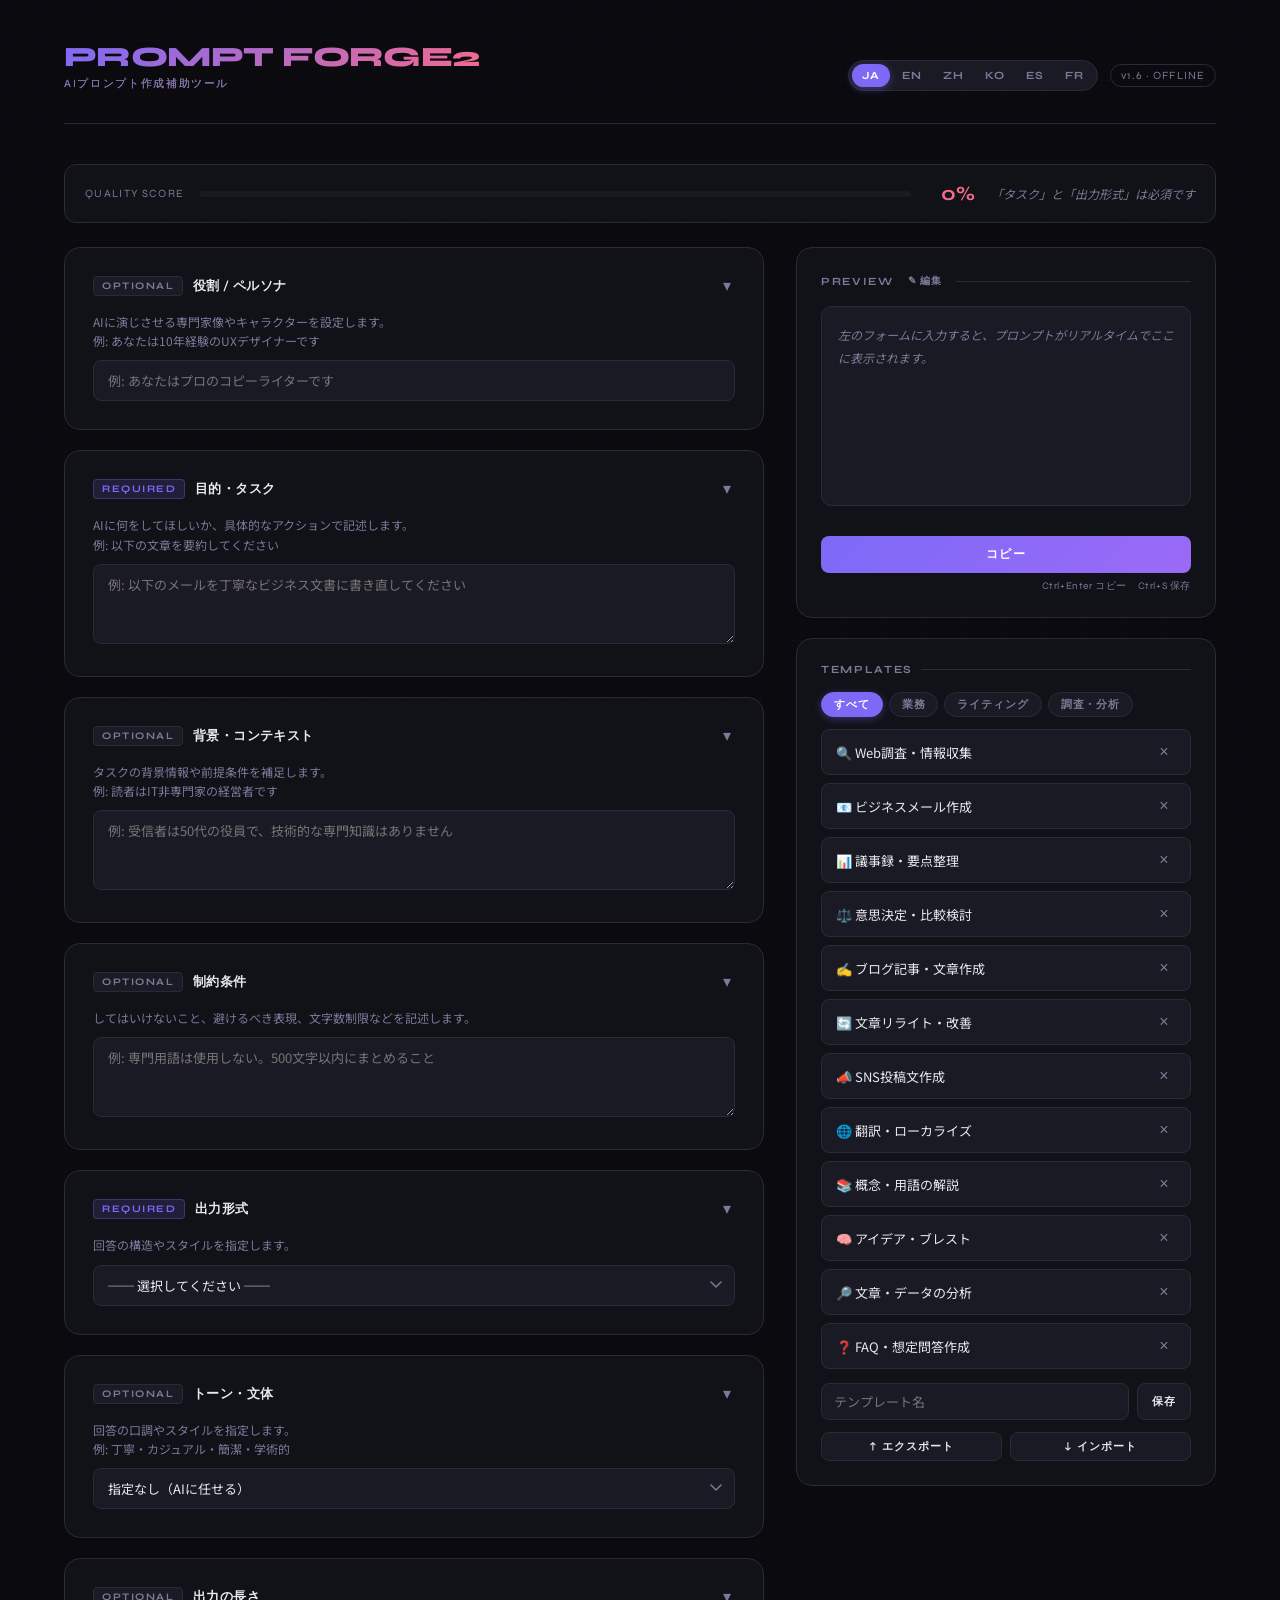
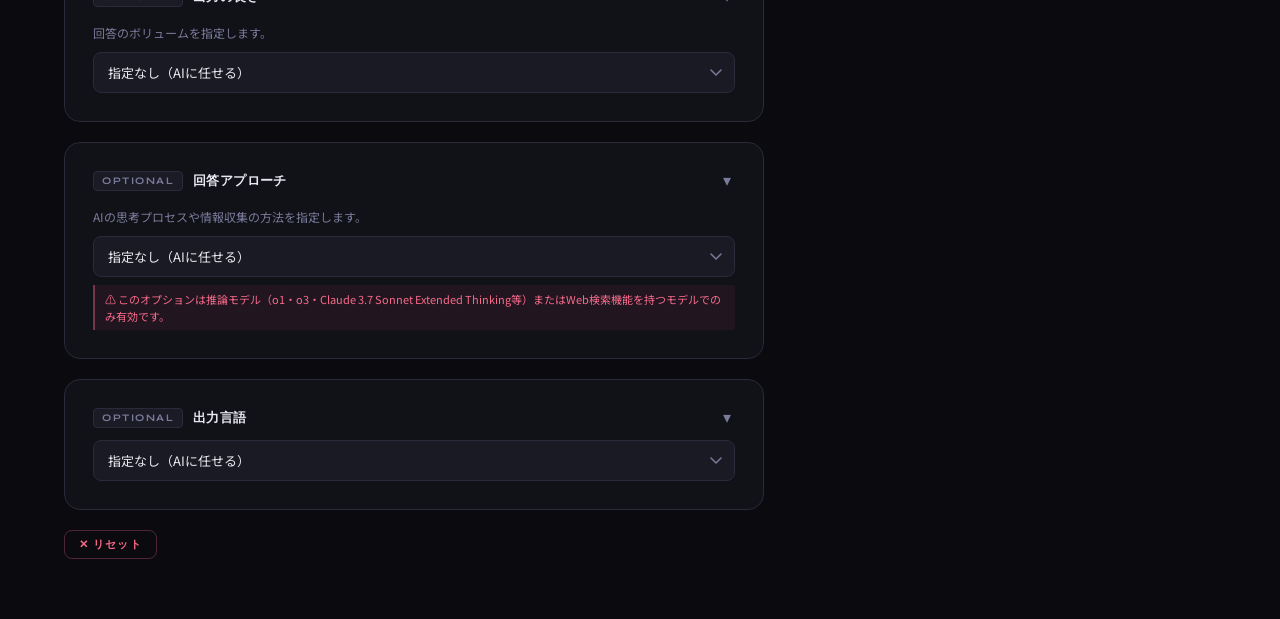
<file: prompt-forge2-old.html>
<!DOCTYPE html>
<html lang="ja">

<head>
  <meta charset="UTF-8">
  <meta name="viewport" content="width=device-width, initial-scale=1.0">
  <title>PROMPT FORGE2</title>
  <link rel="preconnect" href="https://fonts.googleapis.com">
  <link
    href="https://fonts.googleapis.com/css2?family=Syne:wght@400;600;700;800&family=Noto+Sans+JP:wght@300;400;500&display=swap"
    rel="stylesheet">
  <style>
    :root {
      --bg: #0a0a0f;
      --surface: #111118;
      --surface2: #1a1a24;
      --border: #2a2a3a;
      --accent: #7c6af7;
      --accent2: #f76a8a;
      --accent3: #6af7c8;
      --text: #e8e8f0;
      --text-dim: #7a7a9a;
      --score-low: #f76a8a;
      --score-mid: #f7c36a;
      --score-high: #6af7c8;
    }

    *,
    *::before,
    *::after {
      box-sizing: border-box;
      margin: 0;
      padding: 0;
    }

    body {
      font-family: 'Noto Sans JP', sans-serif;
      background: var(--bg);
      color: var(--text);
      min-height: 100vh;
      font-size: 14px;
      overflow-x: hidden;
    }

    body::before {
      content: '';
      position: fixed;
      inset: 0;
      background-image:
        linear-gradient(rgba(124, 106, 247, 0.03) 1px, transparent 1px),
        linear-gradient(90deg, rgba(124, 106, 247, 0.03) 1px, transparent 1px);
      background-size: 40px 40px;
      pointer-events: none;
      z-index: 0;
    }

    .app {
      position: relative;
      z-index: 1;
      max-width: 1200px;
      margin: 0 auto;
      padding: 0 24px 60px;
    }

    header {
      padding: 40px 0 32px;
      display: flex;
      align-items: flex-end;
      justify-content: space-between;
      border-bottom: 1px solid var(--border);
      margin-bottom: 40px;
    }

    .logo {
      font-family: 'Syne', sans-serif;
      font-weight: 800;
      font-size: 28px;
      letter-spacing: -0.02em;
      background: linear-gradient(135deg, var(--accent), var(--accent2));
      -webkit-background-clip: text;
      -webkit-text-fill-color: transparent;
      background-clip: text;
    }

    .logo span {
      display: block;
      font-size: 11px;
      font-weight: 400;
      letter-spacing: 0.15em;
      color: var(--text-dim);
      -webkit-text-fill-color: var(--text-dim);
      margin-top: 2px;
    }

    .header-right {
      display: flex;
      align-items: center;
      gap: 12px;
    }

    .lang-toggle {
      display: flex;
      background: var(--surface2);
      border: 1px solid var(--border);
      border-radius: 20px;
      padding: 3px;
      gap: 2px;
    }

    .lang-btn {
      font-family: 'Syne', sans-serif;
      font-size: 11px;
      font-weight: 700;
      letter-spacing: 0.05em;
      padding: 5px 10px;
      border-radius: 16px;
      border: none;
      cursor: pointer;
      background: transparent;
      color: var(--text-dim);
      transition: all 0.2s;
    }

    .lang-btn.active {
      background: var(--accent);
      color: #fff;
      box-shadow: 0 2px 8px rgba(124, 106, 247, 0.4);
    }

    .version-tag {
      font-family: 'Syne', sans-serif;
      font-size: 11px;
      color: var(--text-dim);
      letter-spacing: 0.1em;
      border: 1px solid var(--border);
      padding: 4px 10px;
      border-radius: 20px;
    }

    .main-grid {
      display: grid;
      grid-template-columns: 1fr 420px;
      gap: 32px;
      align-items: start;
    }

    .score-bar {
      display: flex;
      align-items: center;
      gap: 16px;
      background: var(--surface);
      border: 1px solid var(--border);
      border-radius: 12px;
      padding: 16px 20px;
      margin-bottom: 24px;
    }

    .score-label {
      font-family: 'Syne', sans-serif;
      font-size: 11px;
      letter-spacing: 0.12em;
      color: var(--text-dim);
      white-space: nowrap;
    }

    .score-track {
      flex: 1;
      height: 6px;
      background: var(--surface2);
      border-radius: 3px;
      overflow: hidden;
    }

    .score-fill {
      height: 100%;
      border-radius: 3px;
      transition: width 0.4s cubic-bezier(0.34, 1.56, 0.64, 1), background 0.4s;
      width: 0%;
      background: var(--score-low);
    }

    .score-num {
      font-family: 'Syne', sans-serif;
      font-size: 20px;
      font-weight: 700;
      min-width: 48px;
      text-align: right;
      transition: color 0.4s;
      color: var(--score-low);
    }

    .score-hint {
      font-size: 12px;
      color: var(--text-dim);
      font-style: italic;
      min-width: 200px;
    }

    .form-section {
      background: var(--surface);
      border: 1px solid var(--border);
      border-radius: 16px;
      padding: 28px;
      margin-bottom: 20px;
      transition: border-color 0.2s;
    }

    .form-section:focus-within {
      border-color: rgba(124, 106, 247, 0.4);
    }

    .field-header {
      display: flex;
      align-items: center;
      gap: 10px;
      margin-bottom: 12px;
    }

    .field-tag {
      font-family: 'Syne', sans-serif;
      font-size: 10px;
      font-weight: 700;
      letter-spacing: 0.15em;
      padding: 3px 8px;
      border-radius: 4px;
      background: rgba(124, 106, 247, 0.15);
      color: var(--accent);
      border: 1px solid rgba(124, 106, 247, 0.3);
    }

    .field-tag.optional {
      background: rgba(122, 122, 154, 0.1);
      color: var(--text-dim);
      border-color: var(--border);
    }

    label {
      display: block;
      font-family: 'Syne', sans-serif;
      font-size: 13px;
      font-weight: 600;
      letter-spacing: 0.03em;
      color: var(--text);
    }

    .field-desc {
      font-size: 12px;
      color: var(--text-dim);
      margin-top: 4px;
      margin-bottom: 10px;
      line-height: 1.6;
    }

    input[type="text"],
    textarea,
    select {
      width: 100%;
      background: var(--surface2);
      border: 1px solid var(--border);
      border-radius: 8px;
      color: var(--text);
      font-family: 'Noto Sans JP', sans-serif;
      font-size: 13px;
      padding: 10px 14px;
      transition: border-color 0.2s, box-shadow 0.2s;
      outline: none;
      resize: vertical;
    }

    input[type="text"]:focus,
    textarea:focus,
    select:focus {
      border-color: var(--accent);
      box-shadow: 0 0 0 3px rgba(124, 106, 247, 0.12);
    }

    textarea {
      min-height: 80px;
      line-height: 1.6;
    }

    select {
      cursor: pointer;
      appearance: none;
      background-image: url("data:image/svg+xml,%3Csvg xmlns='http://www.w3.org/2000/svg' width='12' height='8' viewBox='0 0 12 8'%3E%3Cpath d='M1 1l5 5 5-5' stroke='%237a7a9a' stroke-width='1.5' fill='none' stroke-linecap='round'/%3E%3C/svg%3E");
      background-repeat: no-repeat;
      background-position: right 12px center;
      padding-right: 32px;
    }

    .actions {
      display: flex;
      gap: 12px;
      margin-top: 8px;
    }

    .btn {
      font-family: 'Syne', sans-serif;
      font-size: 12px;
      font-weight: 700;
      letter-spacing: 0.1em;
      padding: 10px 20px;
      border-radius: 8px;
      border: none;
      cursor: pointer;
      transition: all 0.2s;
      display: flex;
      align-items: center;
      gap: 8px;
    }

    .btn-primary {
      background: linear-gradient(135deg, var(--accent), #9b6af7);
      color: #fff;
    }

    .btn-primary:hover {
      transform: translateY(-1px);
      box-shadow: 0 4px 20px rgba(124, 106, 247, 0.4);
    }

    .btn-secondary {
      background: var(--surface2);
      color: var(--text);
      border: 1px solid var(--border);
    }

    .btn-secondary:hover {
      border-color: var(--accent);
      color: var(--accent);
    }

    .btn-danger {
      background: transparent;
      color: var(--accent2);
      border: 1px solid rgba(247, 106, 138, 0.3);
    }

    .btn-danger:hover {
      background: rgba(247, 106, 138, 0.1);
    }

    .btn-sm {
      padding: 6px 14px;
      font-size: 11px;
    }

    .right-panel {
      position: sticky;
      top: 24px;
    }

    .panel-card {
      background: var(--surface);
      border: 1px solid var(--border);
      border-radius: 16px;
      padding: 24px;
      margin-bottom: 20px;
    }

    .panel-title {
      font-family: 'Syne', sans-serif;
      font-size: 11px;
      font-weight: 700;
      letter-spacing: 0.15em;
      color: var(--text-dim);
      margin-bottom: 16px;
      display: flex;
      align-items: center;
      gap: 8px;
    }

    .panel-title::after {
      content: '';
      flex: 1;
      height: 1px;
      background: var(--border);
    }

    .preview-area {
      background: var(--surface2);
      border: 1px solid var(--border);
      border-radius: 10px;
      padding: 16px;
      font-size: 13px;
      line-height: 1.8;
      min-height: 200px;
      white-space: pre-wrap;
      word-break: break-word;
      color: var(--text);
      font-family: 'Noto Sans JP', sans-serif;
      max-height: 320px;
      overflow-y: auto;
    }

    .preview-area::-webkit-scrollbar {
      width: 4px;
    }

    .preview-area::-webkit-scrollbar-track {
      background: transparent;
    }

    .preview-area::-webkit-scrollbar-thumb {
      background: var(--border);
      border-radius: 2px;
    }

    .preview-placeholder {
      color: var(--text-dim);
      font-style: italic;
      font-size: 12px;
    }

    .copy-btn {
      width: 100%;
      margin-top: 8px;
      justify-content: center;
    }

    .copy-btn.copied {
      background: linear-gradient(135deg, var(--accent3), #4af7b0);
      color: #0a0a0f;
    }

    .prompt-actions {
      display: flex;
      gap: 8px;
      margin-top: 8px;
    }

    .prompt-actions .copy-btn {
      flex: 1;
      margin-top: 0;
      width: auto;
    }

    .btn-share {
      background: var(--surface2);
      color: var(--accent3);
      border: 1px solid rgba(106, 247, 200, 0.35);
      padding: 10px 16px;
      border-radius: 8px;
      font-family: 'Syne', sans-serif;
      font-size: 12px;
      font-weight: 700;
      letter-spacing: 0.1em;
      cursor: pointer;
      display: flex;
      align-items: center;
      gap: 6px;
      white-space: nowrap;
      transition: all 0.2s;
    }

    .btn-share:hover {
      background: rgba(106, 247, 200, 0.1);
      border-color: var(--accent3);
    }

    .char-count {
      font-size: 11px;
      color: var(--text-dim);
      text-align: right;
      margin-top: 6px;
      font-family: 'Syne', sans-serif;
      letter-spacing: 0.06em;
      min-height: 16px;
      transition: color 0.3s;
    }

    .char-count.warn {
      color: var(--score-mid);
    }

    .char-count.long {
      color: var(--accent3);
    }

    .template-list {
      display: flex;
      flex-direction: column;
      gap: 8px;
      margin-bottom: 14px;
    }

    .template-item {
      display: flex;
      align-items: center;
      gap: 8px;
      background: var(--surface2);
      border: 1px solid var(--border);
      border-radius: 8px;
      padding: 10px 14px;
      transition: border-color 0.2s;
    }

    .template-item:hover {
      border-color: rgba(124, 106, 247, 0.4);
    }

    .template-name {
      flex: 1;
      font-size: 13px;
      cursor: pointer;
      color: var(--text);
      transition: color 0.2s;
    }

    .template-name:hover {
      color: var(--accent);
    }

    .template-del {
      width: 24px;
      height: 24px;
      background: none;
      border: none;
      color: var(--text-dim);
      cursor: pointer;
      border-radius: 4px;
      display: flex;
      align-items: center;
      justify-content: center;
      font-size: 16px;
      line-height: 1;
      transition: color 0.2s, background 0.2s;
    }

    .template-del:hover {
      color: var(--accent2);
      background: rgba(247, 106, 138, 0.1);
    }

    .template-save-row {
      display: flex;
      gap: 8px;
    }

    .template-save-row input {
      flex: 1;
      padding: 8px 12px;
    }

    .empty-state {
      font-size: 12px;
      color: var(--text-dim);
      text-align: center;
      padding: 16px;
      font-style: italic;
    }

    .export-row {
      display: flex;
      gap: 8px;
      margin-top: 12px;
    }

    .export-row .btn {
      flex: 1;
      justify-content: center;
    }

    .toast {
      position: fixed;
      bottom: 32px;
      right: 32px;
      background: var(--surface2);
      border: 1px solid var(--accent3);
      color: var(--accent3);
      font-family: 'Syne', sans-serif;
      font-size: 12px;
      letter-spacing: 0.08em;
      padding: 12px 20px;
      border-radius: 8px;
      opacity: 0;
      transform: translateY(10px);
      transition: all 0.3s cubic-bezier(0.34, 1.56, 0.64, 1);
      pointer-events: none;
      z-index: 100;
    }

    .toast.show {
      opacity: 1;
      transform: translateY(0);
    }

    .field-filled::after {
      content: '✓';
      color: var(--accent3);
      font-size: 12px;
      margin-left: 6px;
    }

    /* ── フィールド折りたたみ ── */
    .field-body {
      overflow: hidden;
      transition: max-height 0.28s cubic-bezier(0.4, 0, 0.2, 1), opacity 0.2s;
    }

    .form-section.collapsed .field-body {
      max-height: 0 !important;
      opacity: 0;
      pointer-events: none;
    }

    .collapse-btn {
      margin-left: auto;
      background: none;
      border: none;
      cursor: pointer;
      color: var(--text-dim);
      font-size: 16px;
      line-height: 1;
      padding: 2px 4px;
      border-radius: 4px;
      transition: color 0.2s, transform 0.25s;
      transform: rotate(0deg);
    }

    .collapse-btn:hover {
      color: var(--text);
    }

    .form-section.collapsed .collapse-btn {
      transform: rotate(-90deg);
    }

    /* ── カテゴリフィルター ── */
    .cat-filter {
      display: flex;
      gap: 6px;
      margin-bottom: 12px;
      flex-wrap: wrap;
    }

    .cat-btn {
      font-family: 'Syne', sans-serif;
      font-size: 11px;
      font-weight: 700;
      letter-spacing: 0.08em;
      padding: 4px 12px;
      border-radius: 20px;
      border: 1px solid var(--border);
      background: var(--surface2);
      color: var(--text-dim);
      cursor: pointer;
      transition: all 0.18s;
      white-space: nowrap;
    }

    .cat-btn:hover {
      border-color: var(--accent);
      color: var(--accent);
    }

    .cat-btn.active {
      background: var(--accent);
      color: #fff;
      border-color: var(--accent);
      box-shadow: 0 2px 8px rgba(124, 106, 247, 0.35);
    }

    .template-item.hidden {
      display: none;
    }

    /* ── プレビュー直接編集 ── */
    .preview-edit-toggle {
      font-family: 'Syne', sans-serif;
      font-size: 10px;
      font-weight: 700;
      letter-spacing: 0.1em;
      color: var(--text-dim);
      background: none;
      border: none;
      cursor: pointer;
      padding: 2px 6px;
      border-radius: 4px;
      transition: color 0.2s;
      margin-left: auto;
    }

    .preview-edit-toggle:hover {
      color: var(--accent);
    }

    .preview-edit-toggle.active {
      color: var(--accent3);
    }

    .preview-area[contenteditable="true"] {
      border-color: rgba(106, 247, 200, 0.4);
      box-shadow: 0 0 0 3px rgba(106, 247, 200, 0.08);
      cursor: text;
    }

    /* ── キーボードショートカットヒント ── */
    .shortcut-hint {
      font-family: 'Syne', sans-serif;
      font-size: 10px;
      color: var(--text-dim);
      letter-spacing: 0.06em;
      margin-top: 6px;
      text-align: right;
    }

    .shortcut-hint kbd {
      background: var(--surface2);
      border: 1px solid var(--border);
      border-radius: 3px;
      padding: 1px 5px;
      font-family: inherit;
    }

    .field-note {
      font-size: 11px;
      color: var(--accent2);
      margin-top: 8px;
      padding: 6px 10px;
      background: rgba(247, 106, 138, 0.07);
      border-left: 2px solid rgba(247, 106, 138, 0.4);
      border-radius: 0 4px 4px 0;
      line-height: 1.5;
    }

    @media (max-width: 900px) {
      .main-grid {
        grid-template-columns: 1fr;
      }

      .right-panel {
        position: static;
      }

      .score-hint {
        display: none;
      }
    }
  </style>
</head>

<body>
  <div class="app">
    <header>
      <div class="logo">
        PROMPT FORGE2
        <span id="hdr-subtitle"></span>
      </div>
      <div class="header-right">
        <div class="lang-toggle">
          <button class="lang-btn" id="btn-ja" onclick="setLang('ja')">JA</button>
          <button class="lang-btn" id="btn-en" onclick="setLang('en')">EN</button>
          <button class="lang-btn" id="btn-zh" onclick="setLang('zh')">ZH</button>
          <button class="lang-btn" id="btn-ko" onclick="setLang('ko')">KO</button>
          <button class="lang-btn" id="btn-es" onclick="setLang('es')">ES</button>
          <button class="lang-btn" id="btn-fr" onclick="setLang('fr')">FR</button>
        </div>
        <div class="version-tag">v1.6 · OFFLINE</div>
      </div>
    </header>

    <div class="score-bar">
      <div class="score-label">QUALITY SCORE</div>
      <div class="score-track">
        <div class="score-fill" id="scoreFill"></div>
      </div>
      <div class="score-num" id="scoreNum">0%</div>
      <div class="score-hint" id="scoreHint"></div>
    </div>

    <div class="main-grid">
      <div class="left-col">

        <div class="form-section" id="sec-role">
          <div class="field-header">
            <span class="field-tag optional" id="tag-role"></span>
            <label for="f-role" id="lbl-role"></label>
            <button class="collapse-btn" onclick="toggleCollapse('sec-role')" tabindex="-1">▾</button>
          </div>
          <div class="field-body">
            <p class="field-desc" id="desc-role"></p>
            <input type="text" id="f-role" oninput="update()">
          </div>
        </div>

        <div class="form-section" id="sec-task">
          <div class="field-header">
            <span class="field-tag" id="tag-task"></span>
            <label for="f-task" id="lbl-task"></label>
            <button class="collapse-btn" onclick="toggleCollapse('sec-task')" tabindex="-1">▾</button>
          </div>
          <div class="field-body">
            <p class="field-desc" id="desc-task"></p>
            <textarea id="f-task" oninput="update()"></textarea>
          </div>
        </div>

        <div class="form-section" id="sec-context">
          <div class="field-header">
            <span class="field-tag optional" id="tag-context"></span>
            <label for="f-context" id="lbl-context"></label>
            <button class="collapse-btn" onclick="toggleCollapse('sec-context')" tabindex="-1">▾</button>
          </div>
          <div class="field-body">
            <p class="field-desc" id="desc-context"></p>
            <textarea id="f-context" oninput="update()"></textarea>
          </div>
        </div>

        <div class="form-section" id="sec-constraint">
          <div class="field-header">
            <span class="field-tag optional" id="tag-constraint"></span>
            <label for="f-constraint" id="lbl-constraint"></label>
            <button class="collapse-btn" onclick="toggleCollapse('sec-constraint')" tabindex="-1">▾</button>
          </div>
          <div class="field-body">
            <p class="field-desc" id="desc-constraint"></p>
            <textarea id="f-constraint" oninput="update()"></textarea>
          </div>
        </div>

        <div class="form-section" id="sec-format">
          <div class="field-header">
            <span class="field-tag" id="tag-format"></span>
            <label for="f-format" id="lbl-format"></label>
            <button class="collapse-btn" onclick="toggleCollapse('sec-format')" tabindex="-1">▾</button>
          </div>
          <div class="field-body">
            <p class="field-desc" id="desc-format"></p>
            <select id="f-format" onchange="update()"></select>
            <input type="text" id="f-format-custom" oninput="update()" style="display:none;margin-top:8px">
          </div>
        </div>

        <div class="form-section" id="sec-tone">
          <div class="field-header">
            <span class="field-tag optional" id="tag-tone"></span>
            <label for="f-tone" id="lbl-tone"></label>
            <button class="collapse-btn" onclick="toggleCollapse('sec-tone')" tabindex="-1">▾</button>
          </div>
          <div class="field-body">
            <p class="field-desc" id="desc-tone"></p>
            <select id="f-tone" onchange="update()"></select>
          </div>
        </div>

        <div class="form-section" id="sec-length">
          <div class="field-header">
            <span class="field-tag optional" id="tag-length"></span>
            <label for="f-length" id="lbl-length"></label>
            <button class="collapse-btn" onclick="toggleCollapse('sec-length')" tabindex="-1">▾</button>
          </div>
          <div class="field-body">
            <p class="field-desc" id="desc-length"></p>
            <select id="f-length" onchange="update()"></select>
          </div>
        </div>

        <div class="form-section" id="sec-reasoning">
          <div class="field-header">
            <span class="field-tag optional" id="tag-reasoning"></span>
            <label for="f-reasoning" id="lbl-reasoning"></label>
            <button class="collapse-btn" onclick="toggleCollapse('sec-reasoning')" tabindex="-1">▾</button>
          </div>
          <div class="field-body">
            <p class="field-desc" id="desc-reasoning"></p>
            <select id="f-reasoning" onchange="update()"></select>
            <p class="field-note" id="note-reasoning"></p>
          </div>
        </div>

        <div class="form-section" id="sec-lang">
          <div class="field-header">
            <span class="field-tag optional" id="tag-lang"></span>
            <label for="f-lang" id="lbl-lang"></label>
            <button class="collapse-btn" onclick="toggleCollapse('sec-lang')" tabindex="-1">▾</button>
          </div>
          <div class="field-body">
            <select id="f-lang" onchange="update()"></select>
          </div>
        </div>

        <div class="actions">
          <button class="btn btn-danger btn-sm" id="btn-reset" onclick="resetAll()"></button>
        </div>
      </div>

      <div class="right-panel">
        <div class="panel-card">
          <div class="panel-title">
            PREVIEW
            <button class="preview-edit-toggle" id="editToggle" onclick="toggleEditMode()"></button>
          </div>
          <div class="preview-area" id="preview"></div>
          <div class="char-count" id="charCount"></div>
          <div class="prompt-actions">
            <button class="btn btn-primary copy-btn" id="copyBtn" onclick="copyPrompt()">
              <span id="copy-text"></span>
            </button>
            <button class="btn btn-share" id="shareBtn" onclick="sharePrompt()" style="display:none">
              <span id="share-text"></span>
            </button>
          </div>
          <div class="shortcut-hint" id="shortcut-hint"></div>
        </div>

        <div class="panel-card">
          <div class="panel-title">TEMPLATES</div>
          <div class="cat-filter" id="catFilter"></div>
          <div class="template-list" id="templateList">
            <div class="empty-state" id="emptyState"></div>
          </div>
          <div class="template-save-row">
            <input type="text" id="templateName">
            <button class="btn btn-secondary btn-sm" id="btn-save" onclick="saveTemplate()"></button>
          </div>
          <div class="export-row">
            <button class="btn btn-secondary btn-sm" id="btn-export" onclick="exportTemplates()"></button>
            <button class="btn btn-secondary btn-sm" id="btn-share-tmpl" onclick="shareTemplates()"
              style="display:none"></button>
            <label class="btn btn-secondary btn-sm" id="btn-import-label"
              style="cursor:pointer;margin:0;justify-content:center">
              <span id="btn-import-text"></span>
              <input type="file" accept=".json" onchange="importTemplates(event)" style="display:none">
            </label>
          </div>
        </div>
      </div>
    </div>
  </div>

  <div class="toast" id="toast"></div>

  <script>
    // ============================================================
    // i18n
    // ============================================================
    const I18N = {
      ja: {
        subtitle: 'AIプロンプト作成補助ツール',
        'tag-optional': 'OPTIONAL',
        'tag-required': 'REQUIRED',
        'lbl-role': '役割 / ペルソナ',
        'desc-role': 'AIに演じさせる専門家像やキャラクターを設定します。\n例: あなたは10年経験のUXデザイナーです',
        'ph-role': '例: あなたはプロのコピーライターです',
        'lbl-task': '目的・タスク',
        'desc-task': 'AIに何をしてほしいか、具体的なアクションで記述します。\n例: 以下の文章を要約してください',
        'ph-task': '例: 以下のメールを丁寧なビジネス文書に書き直してください',
        'lbl-context': '背景・コンテキスト',
        'desc-context': 'タスクの背景情報や前提条件を補足します。\n例: 読者はIT非専門家の経営者です',
        'ph-context': '例: 受信者は50代の役員で、技術的な専門知識はありません',
        'lbl-constraint': '制約条件',
        'desc-constraint': 'してはいけないこと、避けるべき表現、文字数制限などを記述します。',
        'ph-constraint': '例: 専門用語は使用しない。500文字以内にまとめること',
        'lbl-format': '出力形式',
        'desc-format': '回答の構造やスタイルを指定します。',
        'ph-format-custom': '出力形式を自由に記述',
        'lbl-lang': '出力言語',
        'btn-reset': '✕ リセット',
        'preview-placeholder': '左のフォームに入力すると、プロンプトがリアルタイムでここに表示されます。',
        'btn-copy': 'コピー',
        'btn-copied': '✓ コピー完了',
        'btn-share-prompt': '↗ 共有',
        'btn-share-tmpl': '↗ テンプレート共有',
        'char-count': '文字',
        'share-title-prompt': 'プロンプト',
        'share-title-tmpl': 'Prompt FORGEテンプレート',
        'share-text-tmpl': '以下のテンプレートデータをPrompt FORGEにインポートしてください:\n\n',
        'toast-share-unsupported': 'このブラウザはWeb共有に対応していません',
        'toast-share-cancel': '共有をキャンセルしました',
        'toast-share-ok': '共有しました',
        'templates-empty': '保存済みテンプレートはありません',
        'ph-template-name': 'テンプレート名',
        'btn-save': '保存',
        'btn-export': '↑ エクスポート',
        'btn-import': '↓ インポート',
        'toast-no-copy': 'コピーする内容がありません',
        'toast-copied': 'コピーしました',
        'toast-reset': 'フォームをリセットしました',
        'toast-no-name': 'テンプレート名を入力してください',
        'toast-saved': 'を保存しました',
        'toast-loaded': 'を読み込みました',
        'toast-deleted': 'を削除しました',
        'toast-no-export': '保存済みテンプレートがありません',
        'toast-exported': 'エクスポートしました',
        'toast-import-ok': '件のテンプレートをインポートしました',
        'toast-import-err': 'ファイルの形式が正しくありません',
        'hint-required': '「タスク」と「出力形式」は必須です',
        'hint-context': '「背景」を追加するとより正確な回答が得られます',
        'hint-role': '「役割」を設定すると専門的な視点が得られます',
        'hint-constraint': '「制約条件」で不要な内容を排除できます',
        'hint-complete': 'すべての項目が入力されています！',
        'tmpl-load-title': 'クリックして読み込む',
        'tmpl-del-title': '削除',
        'edit-mode-on': '✎ 編集',
        'edit-mode-off': '✎ 編集中',
        'shortcut-hint': 'Ctrl+Enter コピー　Ctrl+S 保存',
        'cat-all': 'すべて',
        'cat-biz': '業務',
        'cat-writing': 'ライティング',
        'cat-research': '調査・分析',
        'lbl-tone': 'トーン・文体',
        'desc-tone': '回答の口調やスタイルを指定します。\n例: 丁寧・カジュアル・簡潔・学術的',
        'lbl-length': '出力の長さ',
        'desc-length': '回答のボリュームを指定します。',
        'lbl-reasoning': '回答アプローチ',
        'desc-reasoning': 'AIの思考プロセスや情報収集の方法を指定します。',
        'note-reasoning': '⚠ このオプションは推論モデル（o1・o3・Claude 3.7 Sonnet Extended Thinking等）またはWeb検索機能を持つモデルでのみ有効です。',
        'prefix-role': '# 役割\n',
        'prefix-task': '# タスク\n',
        'prefix-context': '# 背景\n',
        'prefix-constraint': '# 制約条件\n',
        'prefix-format': '# 出力形式\n',
        'prefix-tone': '# トーン・文体\n',
        'prefix-length': '# 出力の長さ\n',
        'prefix-reasoning': '# 回答アプローチ\n',
        'prefix-lang': '# 言語\n',
        'format-options': [
          { value: '', label: '── 選択してください ──' },
          { value: '箇条書きで出力してください。', label: '箇条書き' },
          { value: '番号付きリストで出力してください。', label: '番号付きリスト' },
          { value: '表（マークダウン形式）で出力してください。', label: '表（マークダウン）' },
          { value: '見出しと段落を使った文章で出力してください。', label: '見出し＋段落' },
          { value: 'Q&A形式で出力してください（質問と回答のペアで構成すること）。', label: 'Q&A形式' },
          { value: 'メリットとデメリットを対比して出力してください。', label: 'メリット vs デメリット' },
          { value: 'ステップバイステップで手順を説明してください。', label: 'ステップバイステップ' },
          { value: 'コードブロックを使って出力してください。', label: 'コードブロック' },
          { value: 'JSON形式で出力してください。', label: 'JSON形式' },
          { value: '結論・理由・まとめの3段構成で出力してください。', label: '結論→理由→まとめ' },
          { value: 'custom', label: 'カスタム指定...' },
        ],
        'tone-options': [
          { value: '', label: '指定なし（AIに任せる）' },
          { value: '丁寧で敬語を使った文体で回答してください。', label: '丁寧・フォーマル' },
          { value: 'フレンドリーでカジュアルな口調で回答してください。', label: 'カジュアル・親しみやすい' },
          { value: 'できるだけ簡潔に、要点だけを答えてください。', label: '簡潔・端的' },
          { value: '学術的・専門的な文体で回答してください。', label: '学術的・専門的' },
          { value: '初心者にもわかりやすい言葉で説明してください。', label: 'わかりやすく・平易' },
          { value: '説得力のある論理的な文体で回答してください。', label: '論理的・説得力重視' },
        ],
        'length-options': [
          { value: '', label: '指定なし（AIに任せる）' },
          { value: '1〜2文で簡潔に回答してください。', label: '超短く（1〜2文）' },
          { value: '3〜5文程度で回答してください。', label: '短く（3〜5文）' },
          { value: '200〜400字程度で回答してください。', label: '標準（200〜400字）' },
          { value: '800字以上の詳細な回答をしてください。', label: '詳しく（800字以上）' },
          { value: '見出し・箇条書きを使い、網羅的かつ詳細に回答してください。', label: '完全網羅（長文可）' },
        ],
        'reasoning-options': [
          { value: '', label: '指定なし（AIに任せる）' },
          { value: '段階的に考えてから回答してください（Chain of Thought）。', label: '段階的に考えて回答（CoT）' },
          { value: '回答する前に、関連情報を調査・確認してから回答してください。', label: '調べてから回答（Web検索対応モデル向け）' },
          { value: '複数の視点・解釈を検討したうえで最善の回答を出してください。', label: '複数視点を検討して回答' },
          { value: '深く・時間をかけて考えてから回答してください（拡張思考モデル向け）。', label: '深く考えて回答（拡張思考モデル向け）' },
          { value: '素早く、直感的に回答してください。', label: 'すぐに回答（速度優先）' },
        ],
        'lang-options': [
          { value: '', label: '指定なし（AIに任せる）' },
          { value: '日本語で回答してください。', label: '日本語' },
          { value: 'Please respond in English.', label: '英語' },
          { value: '请用中文（简体）回答。', label: '中国語（簡体字）' },
          { value: '한국어로 답변해 주세요。', label: '韓国語' },
          { value: 'Por favor, responde en español.', label: 'スペイン語' },
          { value: 'Veuillez répondre en français.', label: 'フランス語' },
        ],
      },
      en: {
        subtitle: 'AI Prompt Composition Assistant',
        'tag-optional': 'OPTIONAL',
        'tag-required': 'REQUIRED',
        'lbl-role': 'Role / Persona',
        'desc-role': 'Define an expert persona for the AI to adopt.\nExample: You are a UX designer with 10 years of experience.',
        'ph-role': 'e.g. You are a professional copywriter.',
        'lbl-task': 'Goal / Task',
        'desc-task': 'Describe exactly what you want the AI to do.\nExample: Summarize the following text.',
        'ph-task': 'e.g. Rewrite the email below as a polished business document.',
        'lbl-context': 'Background / Context',
        'desc-context': 'Add background information or assumptions.\nExample: The audience is non-technical executives.',
        'ph-context': 'e.g. The recipient is a 50s-age executive with no technical background.',
        'lbl-constraint': 'Constraints',
        'desc-constraint': 'Specify what to avoid: forbidden expressions, length limits, etc.',
        'ph-constraint': 'e.g. Avoid jargon. Keep the response under 200 words.',
        'lbl-format': 'Output Format',
        'desc-format': 'Specify the structure or style of the response.',
        'ph-format-custom': 'Describe the output format freely',
        'lbl-lang': 'Output Language',
        'btn-reset': '✕ Reset',
        'preview-placeholder': 'Fill in the form on the left to see your prompt here in real time.',
        'btn-copy': 'Copy',
        'btn-copied': '✓ Copied!',
        'btn-share-prompt': '↗ Share',
        'btn-share-tmpl': '↗ Share Templates',
        'char-count': 'chars',
        'share-title-prompt': 'My Prompt',
        'share-title-tmpl': 'Prompt FORGE Templates',
        'share-text-tmpl': 'Import the following template data into Prompt FORGE :\n\n',
        'toast-share-unsupported': 'Web Share is not supported in this browser',
        'toast-share-cancel': 'Share cancelled',
        'toast-share-ok': 'Shared successfully',
        'templates-empty': 'No saved templates yet',
        'ph-template-name': 'Template name',
        'btn-save': 'Save',
        'btn-export': '↑ Export',
        'btn-import': '↓ Import',
        'toast-no-copy': 'Nothing to copy yet',
        'toast-copied': 'Copied!',
        'toast-reset': 'Form has been reset',
        'toast-no-name': 'Please enter a template name',
        'toast-saved': ' saved',
        'toast-loaded': ' loaded',
        'toast-deleted': ' deleted',
        'toast-no-export': 'No templates to export',
        'toast-exported': 'Exported successfully',
        'toast-import-ok': ' templates imported',
        'toast-import-err': 'Invalid file format',
        'hint-required': '"Task" and "Output Format" are required',
        'hint-context': 'Adding "Context" improves response accuracy',
        'hint-role': 'Setting a "Role" gives expert-level responses',
        'hint-constraint': '"Constraints" help filter unwanted content',
        'hint-complete': 'All fields are filled in — great prompt!',
        'tmpl-load-title': 'Click to load',
        'tmpl-del-title': 'Delete',
        'edit-mode-on': '✎ Edit',
        'edit-mode-off': '✎ Editing',
        'shortcut-hint': 'Ctrl+Enter copy　Ctrl+S save',
        'cat-all': 'All',
        'cat-biz': 'Business',
        'cat-writing': 'Writing',
        'cat-research': 'Research',
        'lbl-tone': 'Tone / Style',
        'desc-tone': 'Specify the tone or writing style of the response.\nExample: formal, casual, concise, academic',
        'lbl-length': 'Output Length',
        'desc-length': 'Specify how long or detailed the response should be.',
        'lbl-reasoning': 'Response Approach',
        'desc-reasoning': 'Specify how the AI should think or gather information before responding.',
        'note-reasoning': '⚠ These options are only effective with reasoning models (o1, o3, Claude 3.7 Sonnet Extended Thinking, etc.) or models with web search capability.',
        'prefix-role': '# Role\n',
        'prefix-task': '# Task\n',
        'prefix-context': '# Context\n',
        'prefix-constraint': '# Constraints\n',
        'prefix-format': '# Output Format\n',
        'prefix-tone': '# Tone / Style\n',
        'prefix-length': '# Output Length\n',
        'prefix-reasoning': '# Response Approach\n',
        'prefix-lang': '# Language\n',
        'format-options': [
          { value: '', label: '── Select a format ──' },
          { value: 'Please respond in bullet points.', label: 'Bullet points' },
          { value: 'Please respond as a numbered list.', label: 'Numbered list' },
          { value: 'Please respond as a Markdown table.', label: 'Markdown table' },
          { value: 'Please use headings and paragraphs.', label: 'Headings + paragraphs' },
          { value: 'Please respond in Q&A format (pairs of question and answer).', label: 'Q&A format' },
          { value: 'Please compare the pros and cons.', label: 'Pros vs Cons' },
          { value: 'Please explain step by step.', label: 'Step by step' },
          { value: 'Please use a code block.', label: 'Code block' },
          { value: 'Please respond in JSON format.', label: 'JSON format' },
          { value: 'Please structure your response as: Conclusion → Reasoning → Summary.', label: 'Conclusion → Reasoning → Summary' },
          { value: 'custom', label: 'Custom...' },
        ],
        'tone-options': [
          { value: '', label: 'No preference (let AI decide)' },
          { value: 'Please respond in a polite and formal tone.', label: 'Polite / Formal' },
          { value: 'Please respond in a friendly and casual tone.', label: 'Casual / Friendly' },
          { value: 'Please be as concise as possible, covering only key points.', label: 'Concise / To the point' },
          { value: 'Please respond in an academic and technical style.', label: 'Academic / Technical' },
          { value: 'Please explain in simple terms that a beginner can understand.', label: 'Simple / Beginner-friendly' },
          { value: 'Please respond in a logical and persuasive manner.', label: 'Logical / Persuasive' },
        ],
        'length-options': [
          { value: '', label: 'No preference (let AI decide)' },
          { value: 'Please answer in 1–2 sentences.', label: 'Very short (1–2 sentences)' },
          { value: 'Please keep your response to 3–5 sentences.', label: 'Short (3–5 sentences)' },
          { value: 'Please aim for a response of around 150–300 words.', label: 'Medium (150–300 words)' },
          { value: 'Please provide a detailed response of 600+ words.', label: 'Detailed (600+ words)' },
          { value: 'Please provide a comprehensive and exhaustive response using headings and lists.', label: 'Comprehensive (as long as needed)' },
        ],
        'reasoning-options': [
          { value: '', label: 'No preference (let AI decide)' },
          { value: 'Please think step by step before answering (Chain of Thought).', label: 'Think step by step (CoT)' },
          { value: 'Please research and verify relevant information before answering.', label: 'Research first, then answer (requires web search)' },
          { value: 'Please consider multiple perspectives before giving your best answer.', label: 'Consider multiple perspectives' },
          { value: 'Please think deeply and carefully before answering (for extended thinking models).', label: 'Think deeply before answering (extended thinking models)' },
          { value: 'Please answer quickly and directly.', label: 'Answer immediately (speed priority)' },
        ],
        'lang-options': [
          { value: '', label: 'No preference (let AI decide)' },
          { value: 'Please respond in English.', label: 'English' },
          { value: '日本語で回答してください。', label: 'Japanese' },
          { value: '请用中文（简体）回答。', label: 'Chinese (Simplified)' },
          { value: '한국어로 답변해 주세요。', label: 'Korean' },
          { value: 'Por favor, responde en español.', label: 'Spanish' },
          { value: 'Veuillez répondre en français.', label: 'French' },
        ],
      },

      // ── 中文（简体）──────────────────────────────────────────────
      zh: {
        subtitle: 'AI提示词创作助手',
        'tag-optional': '可选',
        'tag-required': '必填',
        'lbl-role': '角色 / 人设',
        'desc-role': '设定AI扮演的专家形象或角色。\n例：你是一位拥有10年经验的UX设计师。',
        'ph-role': '例：你是一位专业文案策划师。',
        'lbl-task': '目标 / 任务',
        'desc-task': '具体描述你希望AI执行的操作。\n例：请总结以下内容。',
        'ph-task': '例：请将以下邮件改写为正式的商务文件。',
        'lbl-context': '背景 / 上下文',
        'desc-context': '补充任务相关的背景信息和前提条件。\n例：读者是非技术背景的高管。',
        'ph-context': '例：收件人是50多岁的高管，没有技术背景。',
        'lbl-constraint': '约束条件',
        'desc-constraint': '说明不应做的事项，如禁用词汇、字数限制等。',
        'ph-constraint': '例：避免使用专业术语，回答控制在200字以内。',
        'lbl-format': '输出格式',
        'desc-format': '指定回答的结构或样式。',
        'ph-format-custom': '请自由描述输出格式',
        'lbl-tone': '语气 / 风格',
        'desc-tone': '指定回答的语气或写作风格。\n例：正式、随意、简洁、学术',
        'lbl-length': '输出长度',
        'desc-length': '指定回答的详细程度。',
        'lbl-reasoning': '回答方式',
        'desc-reasoning': '指定AI在回答前如何思考或收集信息。',
        'note-reasoning': '⚠ 这些选项仅对推理模型（o1、o3、Claude 3.7 Sonnet扩展思考等）或具有网络搜索功能的模型有效。',
        'lbl-lang': '输出语言',
        'btn-reset': '✕ 重置',
        'preview-placeholder': '在左侧表单中填写内容，提示词将实时显示在此处。',
        'btn-copy': '复制',
        'btn-copied': '✓ 已复制！',
        'btn-share-prompt': '↗ 分享',
        'btn-share-tmpl': '↗ 分享模板',
        'char-count': '字符',
        'share-title-prompt': '我的提示词',
        'share-title-tmpl': 'Prompt FORGE 模板',
        'share-text-tmpl': '请将以下模板数据导入Prompt FORGE：\n\n',
        'toast-share-unsupported': '此浏览器不支持Web分享',
        'toast-share-cancel': '已取消分享',
        'toast-share-ok': '分享成功',
        'templates-empty': '暂无已保存的模板',
        'ph-template-name': '模板名称',
        'btn-save': '保存',
        'btn-export': '↑ 导出',
        'btn-import': '↓ 导入',
        'toast-no-copy': '暂无可复制的内容',
        'toast-copied': '已复制',
        'toast-reset': '表单已重置',
        'toast-no-name': '请输入模板名称',
        'toast-saved': ' 已保存',
        'toast-loaded': ' 已加载',
        'toast-deleted': ' 已删除',
        'toast-no-export': '暂无已保存的模板',
        'toast-exported': '导出成功',
        'toast-import-ok': ' 个模板已导入',
        'toast-import-err': '文件格式无效',
        'hint-required': '「任务」和「输出格式」为必填项',
        'hint-context': '添加「背景」可提高回答准确性',
        'hint-role': '设定「角色」可获得专业视角的回答',
        'hint-constraint': '「约束条件」有助于过滤不需要的内容',
        'hint-complete': '所有字段均已填写，提示词质量很高！',
        'tmpl-load-title': '点击加载',
        'tmpl-del-title': '删除',
        'edit-mode-on': '✎ 编辑',
        'edit-mode-off': '✎ 编辑中',
        'shortcut-hint': 'Ctrl+Enter 复制　Ctrl+S 保存',
        'cat-all': '全部',
        'cat-biz': '业务',
        'cat-writing': '写作',
        'cat-research': '调查·分析',
        'prefix-role': '# 角色\n',
        'prefix-task': '# 任务\n',
        'prefix-context': '# 背景\n',
        'prefix-constraint': '# 约束条件\n',
        'prefix-format': '# 输出格式\n',
        'prefix-tone': '# 语气风格\n',
        'prefix-length': '# 输出长度\n',
        'prefix-reasoning': '# 回答方式\n',
        'prefix-lang': '# 语言\n',
        'format-options': [
          { value: '', label: '── 请选择 ──' },
          { value: '请以要点形式输出。', label: '要点列表' },
          { value: '请以编号列表形式输出。', label: '编号列表' },
          { value: '请以Markdown表格形式输出。', label: 'Markdown表格' },
          { value: '请使用标题和段落输出。', label: '标题＋段落' },
          { value: '请以问答形式输出（问题与答案成对）。', label: '问答格式' },
          { value: '请对比优缺点进行输出。', label: '优点 vs 缺点' },
          { value: '请一步一步地说明。', label: '分步说明' },
          { value: '请使用代码块输出。', label: '代码块' },
          { value: '请以JSON格式输出。', label: 'JSON格式' },
          { value: '请按照"结论→理由→总结"的三段结构输出。', label: '结论→理由→总结' },
          { value: 'custom', label: '自定义...' },
        ],
        'tone-options': [
          { value: '', label: '不指定（由AI决定）' },
          { value: '请使用正式、礼貌的语气回答。', label: '正式・礼貌' },
          { value: '请用友好、轻松的语气回答。', label: '轻松・友好' },
          { value: '请尽量简洁，只说要点。', label: '简洁・直接' },
          { value: '请使用学术性、专业性的文体回答。', label: '学术・专业' },
          { value: '请用初学者也能理解的简单语言解释。', label: '通俗易懂' },
          { value: '请以逻辑性强、有说服力的方式回答。', label: '逻辑・有说服力' },
        ],
        'length-options': [
          { value: '', label: '不指定（由AI决定）' },
          { value: '请用1～2句话简洁回答。', label: '极短（1～2句）' },
          { value: '请用3～5句话回答。', label: '简短（3～5句）' },
          { value: '请回答150～300字左右。', label: '标准（150～300字）' },
          { value: '请提供600字以上的详细回答。', label: '详细（600字以上）' },
          { value: '请使用标题和列表，提供全面详尽的回答。', label: '全面详尽（不限长度）' },
        ],
        'reasoning-options': [
          { value: '', label: '不指定（由AI决定）' },
          { value: '请一步一步思考后再回答（思维链）。', label: '逐步思考后回答（CoT）' },
          { value: '请在回答前研究并确认相关信息。', label: '查阅资料后回答（需网络搜索）' },
          { value: '请从多个角度考虑后给出最佳答案。', label: '多角度分析后回答' },
          { value: '请深入、仔细地思考后再回答（适用于扩展思考模型）。', label: '深度思考后回答（扩展思考模型）' },
          { value: '请直接、快速地回答。', label: '立即回答（速度优先）' },
        ],
        'lang-options': [
          { value: '', label: '不指定（由AI决定）' },
          { value: '请用中文（简体）回答。', label: '中文（简体）' },
          { value: 'Please respond in English.', label: '英语' },
          { value: '日本語で回答してください。', label: '日语' },
          { value: '한국어로 답변해 주세요。', label: '韩语' },
          { value: 'Por favor, responde en español.', label: '西班牙语' },
          { value: 'Veuillez répondre en français.', label: '法语' },
        ],
      },

      // ── 한국어 ───────────────────────────────────────────────────
      ko: {
        subtitle: 'AI 프롬프트 작성 보조 도구',
        'tag-optional': '선택',
        'tag-required': '필수',
        'lbl-role': '역할 / 페르소나',
        'desc-role': 'AI에게 맡길 전문가 역할이나 캐릭터를 설정합니다.\n예: 당신은 10년 경력의 UX 디자이너입니다.',
        'ph-role': '예: 당신은 전문 카피라이터입니다.',
        'lbl-task': '목표 / 작업',
        'desc-task': 'AI에게 원하는 작업을 구체적으로 설명합니다.\n예: 다음 내용을 요약해 주세요.',
        'ph-task': '예: 아래 이메일을 격식 있는 비즈니스 문서로 다시 작성해 주세요.',
        'lbl-context': '배경 / 컨텍스트',
        'desc-context': '작업 관련 배경 정보나 전제 조건을 보충합니다.\n예: 독자는 IT 비전문가인 임원입니다.',
        'ph-context': '예: 수신자는 50대 임원으로 기술적 전문 지식이 없습니다.',
        'lbl-constraint': '제약 조건',
        'desc-constraint': '금지 표현, 문자 수 제한 등 하지 말아야 할 내용을 기술합니다.',
        'ph-constraint': '예: 전문 용어를 사용하지 말 것. 200자 이내로 정리할 것.',
        'lbl-format': '출력 형식',
        'desc-format': '답변의 구조나 스타일을 지정합니다.',
        'ph-format-custom': '출력 형식을 자유롭게 기술하세요',
        'lbl-tone': '톤 / 문체',
        'desc-tone': '답변의 어조나 문체를 지정합니다.\n예: 정중함, 캐주얼, 간결함, 학술적',
        'lbl-length': '출력 길이',
        'desc-length': '답변의 분량을 지정합니다.',
        'lbl-reasoning': '응답 방식',
        'desc-reasoning': 'AI가 답변 전에 어떻게 생각하거나 정보를 수집할지 지정합니다.',
        'note-reasoning': '⚠ 이 옵션은 추론 모델(o1·o3·Claude 3.7 Sonnet 확장 사고 등) 또는 웹 검색 기능이 있는 모델에서만 유효합니다.',
        'lbl-lang': '출력 언어',
        'btn-reset': '✕ 초기화',
        'preview-placeholder': '왼쪽 폼에 입력하면 프롬프트가 실시간으로 여기에 표시됩니다.',
        'btn-copy': '복사',
        'btn-copied': '✓ 복사 완료!',
        'btn-share-prompt': '↗ 공유',
        'btn-share-tmpl': '↗ 템플릿 공유',
        'char-count': '자',
        'share-title-prompt': '내 프롬프트',
        'share-title-tmpl': 'Prompt FORGE 템플릿',
        'share-text-tmpl': '아래 템플릿 데이터를 Prompt FORGE에 가져오세요:\n\n',
        'toast-share-unsupported': '이 브라우저는 웹 공유를 지원하지 않습니다',
        'toast-share-cancel': '공유가 취소되었습니다',
        'toast-share-ok': '공유 완료',
        'templates-empty': '저장된 템플릿이 없습니다',
        'ph-template-name': '템플릿 이름',
        'btn-save': '저장',
        'btn-export': '↑ 내보내기',
        'btn-import': '↓ 가져오기',
        'toast-no-copy': '복사할 내용이 없습니다',
        'toast-copied': '복사되었습니다',
        'toast-reset': '폼이 초기화되었습니다',
        'toast-no-name': '템플릿 이름을 입력해 주세요',
        'toast-saved': ' 저장되었습니다',
        'toast-loaded': ' 불러왔습니다',
        'toast-deleted': ' 삭제되었습니다',
        'toast-no-export': '저장된 템플릿이 없습니다',
        'toast-exported': '내보내기 완료',
        'toast-import-ok': '개의 템플릿을 가져왔습니다',
        'toast-import-err': '파일 형식이 올바르지 않습니다',
        'hint-required': '「작업」과 「출력 형식」은 필수입니다',
        'hint-context': '「배경」을 추가하면 더 정확한 답변을 얻을 수 있습니다',
        'hint-role': '「역할」을 설정하면 전문적인 답변을 얻을 수 있습니다',
        'hint-constraint': '「제약 조건」으로 불필요한 내용을 걸러낼 수 있습니다',
        'hint-complete': '모든 항목이 입력되었습니다!',
        'tmpl-load-title': '클릭하여 불러오기',
        'tmpl-del-title': '삭제',
        'edit-mode-on': '✎ 편집',
        'edit-mode-off': '✎ 편집 중',
        'shortcut-hint': 'Ctrl+Enter 복사　Ctrl+S 저장',
        'cat-all': '전체',
        'cat-biz': '업무',
        'cat-writing': '라이팅',
        'cat-research': '조사·분석',
        'prefix-role': '# 역할\n',
        'prefix-task': '# 작업\n',
        'prefix-context': '# 배경\n',
        'prefix-constraint': '# 제약 조건\n',
        'prefix-format': '# 출력 형식\n',
        'prefix-tone': '# 톤·문체\n',
        'prefix-length': '# 출력 길이\n',
        'prefix-reasoning': '# 응답 방식\n',
        'prefix-lang': '# 언어\n',
        'format-options': [
          { value: '', label: '── 선택해 주세요 ──' },
          { value: '글머리 기호 목록으로 출력해 주세요.', label: '글머리 기호 목록' },
          { value: '번호 매기기 목록으로 출력해 주세요.', label: '번호 매기기 목록' },
          { value: 'Markdown 표 형식으로 출력해 주세요.', label: 'Markdown 표' },
          { value: '제목과 단락을 사용해 출력해 주세요.', label: '제목＋단락' },
          { value: 'Q&A 형식으로 출력해 주세요（질문과 답변 쌍으로 구성）。', label: 'Q&A 형식' },
          { value: '장단점을 비교해 출력해 주세요.', label: '장점 vs 단점' },
          { value: '단계별로 설명해 주세요.', label: '단계별 설명' },
          { value: '코드 블록을 사용해 출력해 주세요.', label: '코드 블록' },
          { value: 'JSON 형식으로 출력해 주세요.', label: 'JSON 형식' },
          { value: '결론·이유·요약의 3단 구성으로 출력해 주세요.', label: '결론→이유→요약' },
          { value: 'custom', label: '직접 입력...' },
        ],
        'tone-options': [
          { value: '', label: '지정 없음（AI에게 맡김）' },
          { value: '정중하고 격식 있는 문체로 답변해 주세요.', label: '정중·격식' },
          { value: '친근하고 캐주얼한 말투로 답변해 주세요.', label: '캐주얼·친근함' },
          { value: '가능한 한 간결하게 요점만 답변해 주세요.', label: '간결·직접적' },
          { value: '학술적·전문적인 문체로 답변해 주세요.', label: '학술적·전문적' },
          { value: '초보자도 이해할 수 있는 쉬운 말로 설명해 주세요.', label: '쉽고 친절하게' },
          { value: '논리적이고 설득력 있는 방식으로 답변해 주세요.', label: '논리적·설득력 있게' },
        ],
        'length-options': [
          { value: '', label: '지정 없음（AI에게 맡김）' },
          { value: '1~2문장으로 간결하게 답변해 주세요.', label: '매우 짧게（1~2문장）' },
          { value: '3~5문장으로 답변해 주세요.', label: '짧게（3~5문장）' },
          { value: '150~300자 정도로 답변해 주세요.', label: '표준（150~300자）' },
          { value: '600자 이상의 상세한 답변을 해주세요.', label: '자세하게（600자 이상）' },
          { value: '제목과 목록을 사용해 포괄적이고 상세하게 답변해 주세요.', label: '완전 망라（길이 무제한）' },
        ],
        'reasoning-options': [
          { value: '', label: '지정 없음（AI에게 맡김）' },
          { value: '단계적으로 생각한 후 답변해 주세요（사고 사슬）。', label: '단계적으로 생각 후 답변（CoT）' },
          { value: '답변 전에 관련 정보를 조사·확인해 주세요.', label: '조사 후 답변（웹 검색 모델용）' },
          { value: '여러 관점을 검토한 후 최선의 답변을 제시해 주세요.', label: '다각도 검토 후 답변' },
          { value: '깊고 신중하게 생각한 후 답변해 주세요（확장 사고 모델용）。', label: '깊이 생각 후 답변（확장 사고 모델）' },
          { value: '빠르고 직접적으로 답변해 주세요.', label: '즉시 답변（속도 우선）' },
        ],
        'lang-options': [
          { value: '', label: '지정 없음（AI에게 맡김）' },
          { value: '한국어로 답변해 주세요。', label: '한국어' },
          { value: 'Please respond in English.', label: '영어' },
          { value: '日本語で回答してください。', label: '일본어' },
          { value: '请用中文（简体）回答。', label: '중국어（간체）' },
          { value: 'Por favor, responde en español.', label: '스페인어' },
          { value: 'Veuillez répondre en français.', label: '프랑스어' },
        ],
      },

      // ── Español ──────────────────────────────────────────────────
      es: {
        subtitle: 'Asistente de creación de prompts para IA',
        'tag-optional': 'OPCIONAL',
        'tag-required': 'REQUERIDO',
        'lbl-role': 'Rol / Persona',
        'desc-role': 'Define el rol de experto o personaje que adoptará la IA.\nEj: Eres un diseñador UX con 10 años de experiencia.',
        'ph-role': 'Ej: Eres un redactor publicitario profesional.',
        'lbl-task': 'Objetivo / Tarea',
        'desc-task': 'Describe exactamente lo que quieres que haga la IA.\nEj: Resume el siguiente texto.',
        'ph-task': 'Ej: Reescribe el correo de abajo como un documento comercial formal.',
        'lbl-context': 'Contexto / Antecedentes',
        'desc-context': 'Agrega información de fondo o supuestos relevantes.\nEj: El público son ejecutivos sin conocimientos técnicos.',
        'ph-context': 'Ej: El destinatario es un ejecutivo de 50 años sin experiencia técnica.',
        'lbl-constraint': 'Restricciones',
        'desc-constraint': 'Indica qué evitar: expresiones prohibidas, límites de extensión, etc.',
        'ph-constraint': 'Ej: Evitar tecnicismos. Máximo 200 palabras.',
        'lbl-format': 'Formato de salida',
        'desc-format': 'Especifica la estructura o el estilo de la respuesta.',
        'ph-format-custom': 'Describe el formato de salida libremente',
        'lbl-tone': 'Tono / Estilo',
        'desc-tone': 'Especifica el tono o estilo de escritura de la respuesta.\nEj: formal, casual, conciso, académico',
        'lbl-length': 'Extensión',
        'desc-length': 'Indica cuán larga o detallada debe ser la respuesta.',
        'lbl-reasoning': 'Enfoque de respuesta',
        'desc-reasoning': 'Indica cómo debe pensar o recopilar información la IA antes de responder.',
        'note-reasoning': '⚠ Estas opciones solo son efectivas con modelos de razonamiento (o1, o3, Claude 3.7 Sonnet Extended Thinking, etc.) o modelos con búsqueda web.',
        'lbl-lang': 'Idioma de salida',
        'btn-reset': '✕ Restablecer',
        'preview-placeholder': 'Completa el formulario de la izquierda para ver tu prompt aquí en tiempo real.',
        'btn-copy': 'Copiar',
        'btn-copied': '✓ ¡Copiado!',
        'btn-share-prompt': '↗ Compartir',
        'btn-share-tmpl': '↗ Compartir plantillas',
        'char-count': 'car.',
        'share-title-prompt': 'Mi prompt',
        'share-title-tmpl': 'Plantillas de Prompt FORGE',
        'share-text-tmpl': 'Importa los siguientes datos de plantilla en Prompt FORGE:\n\n',
        'toast-share-unsupported': 'Este navegador no admite Web Share',
        'toast-share-cancel': 'Compartir cancelado',
        'toast-share-ok': 'Compartido con éxito',
        'templates-empty': 'Aún no hay plantillas guardadas',
        'ph-template-name': 'Nombre de la plantilla',
        'btn-save': 'Guardar',
        'btn-export': '↑ Exportar',
        'btn-import': '↓ Importar',
        'toast-no-copy': 'Aún no hay nada que copiar',
        'toast-copied': '¡Copiado!',
        'toast-reset': 'Formulario restablecido',
        'toast-no-name': 'Por favor ingresa un nombre para la plantilla',
        'toast-saved': ' guardada',
        'toast-loaded': ' cargada',
        'toast-deleted': ' eliminada',
        'toast-no-export': 'No hay plantillas para exportar',
        'toast-exported': 'Exportado con éxito',
        'toast-import-ok': ' plantillas importadas',
        'toast-import-err': 'Formato de archivo no válido',
        'hint-required': '«Tarea» y «Formato de salida» son obligatorios',
        'hint-context': 'Agregar «Contexto» mejora la precisión',
        'hint-role': 'Definir un «Rol» da respuestas más expertas',
        'hint-constraint': '«Restricciones» ayudan a filtrar contenido no deseado',
        'hint-complete': '¡Todos los campos están completados!',
        'tmpl-load-title': 'Clic para cargar',
        'tmpl-del-title': 'Eliminar',
        'edit-mode-on': '✎ Editar',
        'edit-mode-off': '✎ Editando',
        'shortcut-hint': 'Ctrl+Enter copiar　Ctrl+S guardar',
        'cat-all': 'Todo',
        'cat-biz': 'Negocio',
        'cat-writing': 'Escritura',
        'cat-research': 'Investigación',
        'prefix-role': '# Rol\n',
        'prefix-task': '# Tarea\n',
        'prefix-context': '# Contexto\n',
        'prefix-constraint': '# Restricciones\n',
        'prefix-format': '# Formato de salida\n',
        'prefix-tone': '# Tono / Estilo\n',
        'prefix-length': '# Extensión\n',
        'prefix-reasoning': '# Enfoque de respuesta\n',
        'prefix-lang': '# Idioma\n',
        'format-options': [
          { value: '', label: '── Selecciona un formato ──' },
          { value: 'Por favor responde con viñetas.', label: 'Lista con viñetas' },
          { value: 'Por favor responde con lista numerada.', label: 'Lista numerada' },
          { value: 'Por favor responde con una tabla Markdown.', label: 'Tabla Markdown' },
          { value: 'Por favor usa títulos y párrafos.', label: 'Títulos + párrafos' },
          { value: 'Por favor responde en formato Q&A (pares de pregunta y respuesta).', label: 'Formato Q&A' },
          { value: 'Por favor compara los pros y los contras.', label: 'Pros vs Contras' },
          { value: 'Por favor explica paso a paso.', label: 'Paso a paso' },
          { value: 'Por favor usa un bloque de código.', label: 'Bloque de código' },
          { value: 'Por favor responde en formato JSON.', label: 'Formato JSON' },
          { value: 'Por favor estructura tu respuesta como: Conclusión → Razonamiento → Resumen.', label: 'Conclusión → Razonamiento → Resumen' },
          { value: 'custom', label: 'Personalizado...' },
        ],
        'tone-options': [
          { value: '', label: 'Sin preferencia (que decida la IA)' },
          { value: 'Por favor responde con un tono formal y educado.', label: 'Formal / Educado' },
          { value: 'Por favor responde con un tono amigable y casual.', label: 'Casual / Amigable' },
          { value: 'Por favor sé lo más conciso posible, solo los puntos clave.', label: 'Conciso / Directo' },
          { value: 'Por favor responde con un estilo académico y técnico.', label: 'Académico / Técnico' },
          { value: 'Por favor explica en términos simples que un principiante pueda entender.', label: 'Simple / Para principiantes' },
          { value: 'Por favor responde de manera lógica y persuasiva.', label: 'Lógico / Persuasivo' },
        ],
        'length-options': [
          { value: '', label: 'Sin preferencia (que decida la IA)' },
          { value: 'Por favor responde en 1 o 2 oraciones.', label: 'Muy corto (1-2 oraciones)' },
          { value: 'Por favor limita tu respuesta a 3-5 oraciones.', label: 'Corto (3-5 oraciones)' },
          { value: 'Por favor apunta a una respuesta de unas 150-300 palabras.', label: 'Medio (150-300 palabras)' },
          { value: 'Por favor proporciona una respuesta detallada de 600+ palabras.', label: 'Detallado (600+ palabras)' },
          { value: 'Por favor proporciona una respuesta exhaustiva usando títulos y listas.', label: 'Completo (sin límite)' },
        ],
        'reasoning-options': [
          { value: '', label: 'Sin preferencia (que decida la IA)' },
          { value: 'Por favor piensa paso a paso antes de responder (Cadena de pensamiento).', label: 'Pensar paso a paso (CoT)' },
          { value: 'Por favor investiga y verifica información relevante antes de responder.', label: 'Investigar y luego responder (requiere búsqueda web)' },
          { value: 'Por favor considera múltiples perspectivas antes de dar tu mejor respuesta.', label: 'Considerar múltiples perspectivas' },
          { value: 'Por favor piensa profunda y cuidadosamente antes de responder (modelos de pensamiento extendido).', label: 'Pensar profundamente (modelos de pensamiento extendido)' },
          { value: 'Por favor responde de forma rápida y directa.', label: 'Responder inmediatamente (prioridad velocidad)' },
        ],
        'lang-options': [
          { value: '', label: 'Sin preferencia (que decida la IA)' },
          { value: 'Por favor, responde en español.', label: 'Español' },
          { value: 'Please respond in English.', label: 'Inglés' },
          { value: '日本語で回答してください。', label: 'Japonés' },
          { value: '请用中文（简体）回答。', label: 'Chino (simplificado)' },
          { value: '한국어로 답변해 주세요。', label: 'Coreano' },
          { value: 'Veuillez répondre en français.', label: 'Francés' },
        ],
      },

      // ── Français ─────────────────────────────────────────────────
      fr: {
        subtitle: 'Assistant de rédaction de prompts pour IA',
        'tag-optional': 'OPTIONNEL',
        'tag-required': 'REQUIS',
        'lbl-role': 'Rôle / Persona',
        'desc-role': 'Définissez le rôle d\'expert ou le personnage que l\'IA incarnera.\nEx : Vous êtes un designer UX avec 10 ans d\'expérience.',
        'ph-role': 'Ex : Vous êtes un rédacteur publicitaire professionnel.',
        'lbl-task': 'Objectif / Tâche',
        'desc-task': 'Décrivez précisément ce que vous souhaitez que l\'IA fasse.\nEx : Résumez le texte suivant.',
        'ph-task': 'Ex : Réécrivez l\'e-mail ci-dessous en document professionnel.',
        'lbl-context': 'Contexte / Arrière-plan',
        'desc-context': 'Ajoutez des informations contextuelles ou des prérequis.\nEx : Le public cible est composé de cadres non techniques.',
        'ph-context': 'Ex : Le destinataire est un cadre quinquagénaire sans bagage technique.',
        'lbl-constraint': 'Contraintes',
        'desc-constraint': 'Précisez ce qu\'il faut éviter : expressions interdites, limites de longueur, etc.',
        'ph-constraint': 'Ex : Éviter le jargon technique. Réponse de 200 mots maximum.',
        'lbl-format': 'Format de sortie',
        'desc-format': 'Spécifiez la structure ou le style de la réponse.',
        'ph-format-custom': 'Décrivez librement le format de sortie',
        'lbl-tone': 'Ton / Style',
        'desc-tone': 'Indiquez le ton ou le style d\'écriture souhaité.\nEx : formel, décontracté, concis, académique',
        'lbl-length': 'Longueur de la réponse',
        'desc-length': 'Indiquez le niveau de détail souhaité.',
        'lbl-reasoning': 'Approche de réponse',
        'desc-reasoning': 'Précisez comment l\'IA doit réfléchir ou collecter des informations avant de répondre.',
        'note-reasoning': '⚠ Ces options ne sont efficaces qu\'avec des modèles de raisonnement (o1, o3, Claude 3.7 Sonnet Extended Thinking, etc.) ou des modèles disposant de la recherche web.',
        'lbl-lang': 'Langue de sortie',
        'btn-reset': '✕ Réinitialiser',
        'preview-placeholder': 'Remplissez le formulaire à gauche pour voir votre prompt s\'afficher ici en temps réel.',
        'btn-copy': 'Copier',
        'btn-copied': '✓ Copié !',
        'btn-share-prompt': '↗ Partager',
        'btn-share-tmpl': '↗ Partager les modèles',
        'char-count': 'car.',
        'share-title-prompt': 'Mon prompt',
        'share-title-tmpl': 'Modèles Prompt FORGE',
        'share-text-tmpl': 'Importez les données de modèles suivantes dans Prompt FORGE :\n\n',
        'toast-share-unsupported': 'Ce navigateur ne prend pas en charge le partage Web',
        'toast-share-cancel': 'Partage annulé',
        'toast-share-ok': 'Partagé avec succès',
        'templates-empty': 'Aucun modèle enregistré pour l\'instant',
        'ph-template-name': 'Nom du modèle',
        'btn-save': 'Enregistrer',
        'btn-export': '↑ Exporter',
        'btn-import': '↓ Importer',
        'toast-no-copy': 'Rien à copier pour l\'instant',
        'toast-copied': 'Copié !',
        'toast-reset': 'Formulaire réinitialisé',
        'toast-no-name': 'Veuillez entrer un nom pour le modèle',
        'toast-saved': ' enregistré',
        'toast-loaded': ' chargé',
        'toast-deleted': ' supprimé',
        'toast-no-export': 'Aucun modèle à exporter',
        'toast-exported': 'Exporté avec succès',
        'toast-import-ok': ' modèles importés',
        'toast-import-err': 'Format de fichier invalide',
        'hint-required': '« Tâche » et « Format de sortie » sont obligatoires',
        'hint-context': 'Ajouter un « Contexte » améliore la précision',
        'hint-role': 'Définir un « Rôle » donne des réponses expertes',
        'hint-constraint': 'Les « Contraintes » filtrent le contenu indésirable',
        'hint-complete': 'Tous les champs sont remplis — excellent prompt !',
        'tmpl-load-title': 'Cliquer pour charger',
        'tmpl-del-title': 'Supprimer',
        'edit-mode-on': '✎ Éditer',
        'edit-mode-off': '✎ En cours',
        'shortcut-hint': 'Ctrl+Enter copier　Ctrl+S enregistrer',
        'cat-all': 'Tout',
        'cat-biz': 'Business',
        'cat-writing': 'Rédaction',
        'cat-research': 'Recherche',
        'prefix-role': '# Rôle\n',
        'prefix-task': '# Tâche\n',
        'prefix-context': '# Contexte\n',
        'prefix-constraint': '# Contraintes\n',
        'prefix-format': '# Format de sortie\n',
        'prefix-tone': '# Ton / Style\n',
        'prefix-length': '# Longueur\n',
        'prefix-reasoning': '# Approche\n',
        'prefix-lang': '# Langue\n',
        'format-options': [
          { value: '', label: '── Sélectionnez un format ──' },
          { value: 'Veuillez répondre sous forme de liste à puces.', label: 'Liste à puces' },
          { value: 'Veuillez répondre sous forme de liste numérotée.', label: 'Liste numérotée' },
          { value: 'Veuillez répondre sous forme de tableau Markdown.', label: 'Tableau Markdown' },
          { value: 'Veuillez utiliser des titres et des paragraphes.', label: 'Titres + paragraphes' },
          { value: 'Veuillez répondre au format Q&R (paires de questions et réponses).', label: 'Format Q&R' },
          { value: 'Veuillez comparer les avantages et les inconvénients.', label: 'Avantages vs Inconvénients' },
          { value: 'Veuillez expliquer étape par étape.', label: 'Étape par étape' },
          { value: 'Veuillez utiliser un bloc de code.', label: 'Bloc de code' },
          { value: 'Veuillez répondre au format JSON.', label: 'Format JSON' },
          { value: 'Veuillez structurer votre réponse ainsi : Conclusion → Raisonnement → Résumé.', label: 'Conclusion → Raisonnement → Résumé' },
          { value: 'custom', label: 'Personnalisé...' },
        ],
        'tone-options': [
          { value: '', label: 'Sans préférence (laisser l\'IA décider)' },
          { value: 'Veuillez répondre avec un ton poli et formel.', label: 'Poli / Formel' },
          { value: 'Veuillez répondre avec un ton amical et décontracté.', label: 'Décontracté / Amical' },
          { value: 'Veuillez être aussi concis que possible, en ne couvrant que les points clés.', label: 'Concis / Direct' },
          { value: 'Veuillez répondre dans un style académique et technique.', label: 'Académique / Technique' },
          { value: 'Veuillez expliquer en termes simples qu\'un débutant peut comprendre.', label: 'Simple / Accessible' },
          { value: 'Veuillez répondre de manière logique et persuasive.', label: 'Logique / Persuasif' },
        ],
        'length-options': [
          { value: '', label: 'Sans préférence (laisser l\'IA décider)' },
          { value: 'Veuillez répondre en 1 ou 2 phrases.', label: 'Très court (1-2 phrases)' },
          { value: 'Veuillez limiter votre réponse à 3-5 phrases.', label: 'Court (3-5 phrases)' },
          { value: 'Veuillez viser une réponse d\'environ 150-300 mots.', label: 'Moyen (150-300 mots)' },
          { value: 'Veuillez fournir une réponse détaillée de 600+ mots.', label: 'Détaillé (600+ mots)' },
          { value: 'Veuillez fournir une réponse exhaustive en utilisant des titres et des listes.', label: 'Complet (sans limite)' },
        ],
        'reasoning-options': [
          { value: '', label: 'Sans préférence (laisser l\'IA décider)' },
          { value: 'Veuillez réfléchir étape par étape avant de répondre (Chaîne de pensée).', label: 'Réfléchir étape par étape (CoT)' },
          { value: 'Veuillez rechercher et vérifier les informations pertinentes avant de répondre.', label: 'Rechercher puis répondre (nécessite recherche web)' },
          { value: 'Veuillez considérer plusieurs perspectives avant de donner votre meilleure réponse.', label: 'Considérer plusieurs perspectives' },
          { value: 'Veuillez réfléchir profondément et soigneusement avant de répondre (modèles de pensée étendue).', label: 'Réflexion approfondie (modèles pensée étendue)' },
          { value: 'Veuillez répondre rapidement et directement.', label: 'Répondre immédiatement (priorité vitesse)' },
        ],
        'lang-options': [
          { value: '', label: 'Sans préférence (laisser l\'IA décider)' },
          { value: 'Veuillez répondre en français.', label: 'Français' },
          { value: 'Please respond in English.', label: 'Anglais' },
          { value: '日本語で回答してください。', label: 'Japonais' },
          { value: '请用中文（简体）回答。', label: 'Chinois (simplifié)' },
          { value: '한국어로 답변해 주세요。', label: 'Coréen' },
          { value: 'Por favor, responde en español.', label: 'Espagnol' },
        ],
      },
    };

    // ============================================================
    // Default templates (loaded only when localStorage is empty)
    // ============================================================
    const DEFAULT_TEMPLATES = [
      // ── 業務・ビジネス ─────────────────────────────────────────
      {
        name: '🔍 Web調査・情報収集',
        data: {
          'f-role': 'あなたは市場調査の専門家です。',
          'f-task': '以下のテーマについてWebで調査し、現状・主要プレイヤー・トレンド・課題を整理してください。\n\n【テーマ】（ここに入力）',
          'f-context': '調査目的は社内の意思決定資料作成です。信頼性の高い情報源を優先してください。',
          'f-constraint': '憶測は含めず、根拠のある情報のみ記載すること。情報源（URLや媒体名）を明示すること。',
          'f-format': '見出しと段落を使った文章で出力してください。',
          'f-tone': '学術的・専門的な文体で回答してください。',
          'f-length': '見出し・箇条書きを使い、網羅的かつ詳細に回答してください。',
          'f-reasoning': '回答する前に、関連情報を調査・確認してから回答してください。',
          'f-lang': '日本語で回答してください。',
          'f-format-custom': '',
        }
      },
      {
        name: '📧 ビジネスメール作成',
        data: {
          'f-role': 'あなたはビジネス文書の専門家です。',
          'f-task': '以下の状況に合わせたビジネスメールを作成してください。\n\n【状況】（ここに入力）\n【相手】（ここに入力）\n【伝えたい要点】（ここに入力）',
          'f-context': '日本のビジネス慣習に沿った文体で作成してください。',
          'f-constraint': '件名も含めて作成すること。過度に長くならないよう注意すること。',
          'f-format': '見出しと段落を使った文章で出力してください。',
          'f-tone': '丁寧で敬語を使った文体で回答してください。',
          'f-length': '200〜400字程度で回答してください。',
          'f-reasoning': '',
          'f-lang': '日本語で回答してください。',
          'f-format-custom': '',
        }
      },
      {
        name: '📊 議事録・要点整理',
        data: {
          'f-role': 'あなたは優秀なビジネスアナリストです。',
          'f-task': '以下の会議メモや発言録から議事録を作成してください。\n\n【会議メモ】（ここに貼り付け）',
          'f-context': '出席者が後から読み返すことを想定しています。',
          'f-constraint': '発言者の特定が難しい場合は「出席者より」と記載すること。重複内容はまとめること。',
          'f-format': '見出しと段落を使った文章で出力してください。',
          'f-tone': 'できるだけ簡潔に、要点だけを答えてください。',
          'f-length': '',
          'f-reasoning': '',
          'f-lang': '日本語で回答してください。',
          'f-format-custom': '',
        }
      },
      {
        name: '⚖️ 意思決定・比較検討',
        data: {
          'f-role': 'あなたは論理的思考が得意なコンサルタントです。',
          'f-task': '以下の選択肢を多角的に比較検討し、意思決定の参考情報を提供してください。\n\n【選択肢A】（ここに入力）\n【選択肢B】（ここに入力）\n【判断基準】（コスト・リスク・効果など）',
          'f-context': '',
          'f-constraint': '主観的な推奨は避け、客観的な情報を提供すること。',
          'f-format': 'メリットとデメリットを対比して出力してください。',
          'f-tone': '論理的・説得力重視',
          'f-length': '',
          'f-reasoning': '複数の視点・解釈を検討したうえで最善の回答を出してください。',
          'f-lang': '日本語で回答してください。',
          'f-format-custom': '',
        }
      },

      // ── ライティング・コンテンツ作成 ──────────────────────────
      {
        name: '✍️ ブログ記事・文章作成',
        data: {
          'f-role': 'あなたは経験豊富なWebライターです。',
          'f-task': '以下のテーマでブログ記事を作成してください。\n\n【テーマ】（ここに入力）\n【ターゲット読者】（ここに入力）',
          'f-context': 'SEOを意識し、読者が最後まで読み切れる構成にしてください。',
          'f-constraint': '専門用語は使う場合は必ず説明を添えること。タイトルも含めること。',
          'f-format': '見出しと段落を使った文章で出力してください。',
          'f-tone': 'フレンドリーでカジュアルな口調で回答してください。',
          'f-length': '800字以上の詳細な回答をしてください。',
          'f-reasoning': '',
          'f-lang': '日本語で回答してください。',
          'f-format-custom': '',
        }
      },
      {
        name: '🔄 文章リライト・改善',
        data: {
          'f-role': 'あなたはプロの編集者です。',
          'f-task': '以下の文章をより読みやすく、伝わりやすく改善してください。\n\n【元の文章】（ここに貼り付け）',
          'f-context': '',
          'f-constraint': '内容・意味・事実は変えないこと。改善した理由も簡潔に添えること。',
          'f-format': '見出しと段落を使った文章で出力してください。',
          'f-tone': '',
          'f-length': '',
          'f-reasoning': '',
          'f-lang': '日本語で回答してください。',
          'f-format-custom': '',
        }
      },
      {
        name: '📣 SNS投稿文作成',
        data: {
          'f-role': 'あなたはSNSマーケティングの専門家です。',
          'f-task': '以下の内容をもとにSNS投稿文を3パターン作成してください。\n\n【伝えたい内容】（ここに入力）\n【プラットフォーム】X / Instagram / LinkedIn（選択）',
          'f-context': 'エンゲージメントを高めることを意識してください。',
          'f-constraint': 'Xは140字以内、絵文字を適切に使用すること。',
          'f-format': '番号付きリストで出力してください。',
          'f-tone': 'フレンドリーでカジュアルな口調で回答してください。',
          'f-length': '',
          'f-reasoning': '',
          'f-lang': '日本語で回答してください。',
          'f-format-custom': '',
        }
      },
      {
        name: '🌐 翻訳・ローカライズ',
        data: {
          'f-role': 'あなたはプロの翻訳者です。',
          'f-task': '以下のテキストを指定言語に翻訳してください。単なる直訳ではなく、自然な表現に整えてください。\n\n【翻訳元テキスト】（ここに貼り付け）\n【翻訳先言語】（ここに入力）',
          'f-context': 'ビジネス文書として使用する予定です。',
          'f-constraint': '意味・ニュアンスを損なわないこと。固有名詞はそのまま残すこと。',
          'f-format': '見出しと段落を使った文章で出力してください。',
          'f-tone': '丁寧で敬語を使った文体で回答してください。',
          'f-length': '',
          'f-reasoning': '',
          'f-lang': '',
          'f-format-custom': '',
        }
      },

      // ── 学習・調査・分析 ──────────────────────────────────────
      {
        name: '📚 概念・用語の解説',
        data: {
          'f-role': 'あなたは教え方が上手な専門家です。',
          'f-task': '以下の概念・用語をわかりやすく説明してください。\n\n【概念・用語】（ここに入力）',
          'f-context': '対象読者はこの分野の初心者です。',
          'f-constraint': '専門用語をそのまま使って説明しないこと。具体例を必ず1つ以上含めること。',
          'f-format': '見出しと段落を使った文章で出力してください。',
          'f-tone': '初心者にもわかりやすい言葉で説明してください。',
          'f-length': '200〜400字程度で回答してください。',
          'f-reasoning': '段階的に考えてから回答してください（Chain of Thought）。',
          'f-lang': '日本語で回答してください。',
          'f-format-custom': '',
        }
      },
      {
        name: '🧠 アイデア・ブレスト',
        data: {
          'f-role': 'あなたは創造的な発想が得意なブレインストーミングの専門家です。',
          'f-task': '以下のテーマについてアイデアをできるだけ多く出してください。\n\n【テーマ】（ここに入力）',
          'f-context': '',
          'f-constraint': '実現可能性は問わない。批判的な評価は不要。量を重視すること。',
          'f-format': '番号付きリストで出力してください。',
          'f-tone': 'フレンドリーでカジュアルな口調で回答してください。',
          'f-length': '見出し・箇条書きを使い、網羅的かつ詳細に回答してください。',
          'f-reasoning': '複数の視点・解釈を検討したうえで最善の回答を出してください。',
          'f-lang': '日本語で回答してください。',
          'f-format-custom': '',
        }
      },
      {
        name: '🔎 文章・データの分析',
        data: {
          'f-role': 'あなたはデータ分析と批判的思考が得意なアナリストです。',
          'f-task': '以下の文章・データを分析し、重要なポイント・パターン・示唆を抽出してください。\n\n【分析対象】（ここに貼り付け）',
          'f-context': '',
          'f-constraint': '客観的な事実と解釈を明確に区別して記載すること。',
          'f-format': '見出しと段落を使った文章で出力してください。',
          'f-tone': '学術的・専門的な文体で回答してください。',
          'f-length': '',
          'f-reasoning': '段階的に考えてから回答してください（Chain of Thought）。',
          'f-lang': '日本語で回答してください。',
          'f-format-custom': '',
        }
      },
      {
        name: '❓ FAQ・想定問答作成',
        data: {
          'f-role': 'あなたはユーザーサポートと文書作成の専門家です。',
          'f-task': '以下のテーマ・サービス・製品についてよくある質問（FAQ）とその回答を作成してください。\n\n【テーマ・対象】（ここに入力）',
          'f-context': '想定読者はサービスや製品の新規ユーザーです。',
          'f-constraint': '質問は実際にユーザーが疑問に思いそうな内容にすること。回答は簡潔に。',
          'f-format': 'Q&A形式で出力してください（質問と回答のペアで構成すること）。',
          'f-tone': 'わかりやすく・平易',
          'f-length': '',
          'f-reasoning': '',
          'f-lang': '日本語で回答してください。',
          'f-format-custom': '',
        }
      },
    ];

    // ============================================================
    // State
    // ============================================================
    let lang = localStorage.getItem('pb_lang') || 'ja';
    let templates = JSON.parse(localStorage.getItem('pb_templates') || 'null');

    // 初回起動時のみデフォルトテンプレートをロード
    if (!templates) {
      templates = DEFAULT_TEMPLATES;
      localStorage.setItem('pb_templates', JSON.stringify(templates));
    }

    const FIELDS = [
      { id: 'f-role', prefixKey: 'prefix-role', required: false },
      { id: 'f-task', prefixKey: 'prefix-task', required: true },
      { id: 'f-context', prefixKey: 'prefix-context', required: false },
      { id: 'f-constraint', prefixKey: 'prefix-constraint', required: false },
      { id: 'f-format', prefixKey: 'prefix-format', required: true },
      { id: 'f-tone', prefixKey: 'prefix-tone', required: false },
      { id: 'f-length', prefixKey: 'prefix-length', required: false },
      { id: 'f-reasoning', prefixKey: 'prefix-reasoning', required: false },
      { id: 'f-lang', prefixKey: 'prefix-lang', required: false },
    ];

    // ============================================================
    // Translation helper
    // ============================================================
    function t(key) { return I18N[lang][key] || key; }

    // ============================================================
    // Language switch
    // ============================================================
    function setLang(l) {
      lang = l;
      localStorage.setItem('pb_lang', l);
      document.documentElement.lang = l;
      ['ja', 'en', 'zh', 'ko', 'es', 'fr'].forEach(code => {
        document.getElementById('btn-' + code).classList.toggle('active', l === code);
      });
      applyUI();
      rebuildSelects();
      renderTemplates();
      update();
    }

    function applyUI() {
      document.getElementById('hdr-subtitle').textContent = t('subtitle');

      const fields = ['role', 'task', 'context', 'constraint', 'format', 'tone', 'length', 'reasoning', 'lang'];
      const requiredFields = ['task', 'format'];
      fields.forEach(f => {
        const tagEl = document.getElementById('tag-' + f);
        if (tagEl) tagEl.textContent = requiredFields.includes(f) ? t('tag-required') : t('tag-optional');
        const lblEl = document.getElementById('lbl-' + f);
        if (lblEl) lblEl.textContent = t('lbl-' + f);
        const descEl = document.getElementById('desc-' + f);
        if (descEl) descEl.innerHTML = t('desc-' + f).replace(/\n/g, '<br>');
        const inputEl = document.getElementById('f-' + f);
        if (inputEl && inputEl.tagName !== 'SELECT') inputEl.placeholder = t('ph-' + f) || '';
      });
      document.getElementById('f-format-custom').placeholder = t('ph-format-custom');

      // Reasoning note
      const noteEl = document.getElementById('note-reasoning');
      if (noteEl) noteEl.textContent = t('note-reasoning');

      document.getElementById('btn-reset').textContent = t('btn-reset');
      document.getElementById('copy-text').textContent = t('btn-copy');
      const shareTxt = document.getElementById('share-text');
      if (shareTxt) shareTxt.textContent = t('btn-share-prompt');
      const shareTmpl = document.getElementById('btn-share-tmpl');
      if (shareTmpl) shareTmpl.textContent = t('btn-share-tmpl');
      document.getElementById('emptyState').textContent = t('templates-empty');
      document.getElementById('templateName').placeholder = t('ph-template-name');
      document.getElementById('btn-save').textContent = t('btn-save');
      document.getElementById('btn-export').textContent = t('btn-export');
      document.getElementById('btn-import-text').textContent = t('btn-import');

      const preview = document.getElementById('preview');
      if (preview.querySelector('.preview-placeholder')) {
        preview.querySelector('.preview-placeholder').textContent = t('preview-placeholder');
      }

      // edit toggle label
      const editToggle = document.getElementById('editToggle');
      if (editToggle) {
        const isEditing = preview.contentEditable === 'true';
        editToggle.textContent = isEditing ? t('edit-mode-off') : t('edit-mode-on');
        editToggle.classList.toggle('active', isEditing);
      }

      // shortcut hint
      const sh = document.getElementById('shortcut-hint');
      if (sh) sh.textContent = t('shortcut-hint');

      // rebuild category filter
      buildCatFilter();
    }

    function rebuildSelects() {
      function rebuild(selId, optKey) {
        const sel = document.getElementById(selId);
        const prev = sel.value;
        sel.innerHTML = '';
        t(optKey).forEach(opt => {
          const o = document.createElement('option');
          o.value = opt.value; o.textContent = opt.label;
          sel.appendChild(o);
        });
        sel.value = prev;
      }
      rebuild('f-format', 'format-options');
      rebuild('f-tone', 'tone-options');
      rebuild('f-length', 'length-options');
      rebuild('f-reasoning', 'reasoning-options');
      rebuild('f-lang', 'lang-options');
    }

    // ============================================================
    // Core update
    // ============================================================
    function getFieldValue(fieldId) {
      if (fieldId === 'f-format') {
        const sel = document.getElementById('f-format').value;
        if (sel === 'custom') return document.getElementById('f-format-custom').value.trim();
        return sel;
      }
      return document.getElementById(fieldId).value.trim();
    }

    function update() {
      const fmtSel = document.getElementById('f-format').value;
      document.getElementById('f-format-custom').style.display = fmtSel === 'custom' ? 'block' : 'none';

      const parts = [];
      let filledCount = 0, requiredFilled = 0;
      const requiredTotal = FIELDS.filter(f => f.required).length;

      FIELDS.forEach(f => {
        const val = getFieldValue(f.id);
        const secId = 'sec-' + f.id.replace('f-', '');
        const sec = document.getElementById(secId);
        if (val) {
          filledCount++;
          if (f.required) requiredFilled++;
          parts.push(t(f.prefixKey) + val);
          if (sec) sec.querySelector('label').classList.add('field-filled');
        } else {
          if (sec) sec.querySelector('label').classList.remove('field-filled');
        }
      });

      const score = Math.round((filledCount / FIELDS.length) * 100);
      const fill = document.getElementById('scoreFill');
      const num = document.getElementById('scoreNum');
      const hint = document.getElementById('scoreHint');

      fill.style.width = score + '%';
      num.textContent = score + '%';

      const color = score <= 33 ? 'var(--score-low)' : score <= 66 ? 'var(--score-mid)' : 'var(--score-high)';
      fill.style.background = num.style.color = color;

      if (filledCount === FIELDS.length) hint.textContent = t('hint-complete');
      else if (requiredFilled < requiredTotal) hint.textContent = t('hint-required');
      else if (!getFieldValue('f-context')) hint.textContent = t('hint-context');
      else if (!getFieldValue('f-role')) hint.textContent = t('hint-role');
      else hint.textContent = t('hint-constraint');

      const preview = document.getElementById('preview');
      const charCountEl = document.getElementById('charCount');
      if (parts.length === 0) {
        preview.innerHTML = '<span class="preview-placeholder">' + t('preview-placeholder') + '</span>';
        charCountEl.textContent = '';
        charCountEl.className = 'char-count';
      } else {
        const promptText = parts.join('\n\n');
        preview.textContent = promptText;
        const len = promptText.length;
        charCountEl.textContent = len.toLocaleString() + ' ' + t('char-count');
        charCountEl.className = 'char-count' + (len > 2000 ? ' long' : len > 800 ? ' warn' : '');
      }
      autosave();
    }

    // ============================================================
    // Copy (enhanced)
    // ============================================================
    function copyPrompt() {
      const text = getPromptText();
      if (!text) { showToast(t('toast-no-copy')); return; }
      const btn = document.getElementById('copyBtn');
      const doConfirm = () => {
        btn.classList.add('copied');
        document.getElementById('copy-text').textContent = t('btn-copied');
        setTimeout(() => {
          btn.classList.remove('copied');
          document.getElementById('copy-text').textContent = t('btn-copy');
        }, 2000);
      };
      if (navigator.clipboard && window.isSecureContext) {
        navigator.clipboard.writeText(text).then(doConfirm).catch(() => fallbackCopy(text, doConfirm));
      } else {
        fallbackCopy(text, doConfirm);
      }
    }

    function fallbackCopy(text, cb) {
      const ta = document.createElement('textarea');
      ta.value = text; ta.style.cssText = 'position:fixed;opacity:0;top:0;left:0';
      document.body.appendChild(ta); ta.focus(); ta.select();
      try { document.execCommand('copy'); cb && cb(); } catch (e) { showToast(t('toast-no-copy')); }
      document.body.removeChild(ta);
    }

    // ============================================================
    // Web Share API
    // ============================================================
    function canShare() {
      return !!(navigator.share && navigator.canShare);
    }

    function initShareButtons() {
      // Prompt share button
      const shareBtn = document.getElementById('shareBtn');
      if (shareBtn && canShare()) shareBtn.style.display = 'flex';

      // Template share button
      const shareTmplBtn = document.getElementById('btn-share-tmpl');
      if (shareTmplBtn && canShare()) shareTmplBtn.style.display = 'flex';
    }

    async function sharePrompt() {
      const text = getPromptText();
      if (!text) { showToast(t('toast-no-copy')); return; }
      const shareData = { title: t('share-title-prompt'), text };
      try {
        if (navigator.canShare && navigator.canShare(shareData)) {
          await navigator.share(shareData);
          showToast(t('toast-share-ok'));
        } else {
          // Fallback: copy
          fallbackCopy(text, () => showToast(t('toast-copied')));
        }
      } catch (e) {
        if (e.name !== 'AbortError') showToast(t('toast-share-unsupported'));
        // AbortError = user cancelled — silent
      }
    }

    async function shareTemplates() {
      if (templates.length === 0) { showToast(t('toast-no-export')); return; }
      const json = JSON.stringify(templates, null, 2);
      const shareData = {
        title: t('share-title-tmpl'),
        text: t('share-text-tmpl') + json,
      };
      // Web Share with file (JSON blob) — preferred when supported
      const blob = new Blob([json], { type: 'application/json' });
      const file = new File([blob], 'prompt-templates.json', { type: 'application/json' });
      const fileShareData = { title: t('share-title-tmpl'), files: [file] };
      try {
        if (navigator.canShare && navigator.canShare(fileShareData)) {
          await navigator.share(fileShareData);
        } else if (navigator.canShare && navigator.canShare(shareData)) {
          await navigator.share(shareData);
        } else {
          exportTemplates(); // fallback to download
          return;
        }
        showToast(t('toast-share-ok'));
      } catch (e) {
        if (e.name !== 'AbortError') exportTemplates(); // fallback
      }
    }

    // ============================================================
    // Reset
    // ============================================================
    function resetAll() {
      FIELDS.forEach(f => { document.getElementById(f.id).value = ''; });
      document.getElementById('f-format-custom').value = '';
      update();
      showToast(t('toast-reset'));
    }

    // ============================================================
    // Templates
    // ============================================================
    function renderTemplates() {
      const list = document.getElementById('templateList');
      const empty = document.getElementById('emptyState');
      list.querySelectorAll('.template-item').forEach(i => i.remove());
      empty.textContent = t('templates-empty');

      if (templates.length === 0) { empty.style.display = 'block'; return; }
      empty.style.display = 'none';

      templates.forEach((tmpl, i) => {
        const item = document.createElement('div');
        item.className = 'template-item';

        const name = document.createElement('div');
        name.className = 'template-name';
        name.textContent = tmpl.name;
        name.title = t('tmpl-load-title');
        name.onclick = () => loadTemplate(i);

        const del = document.createElement('button');
        del.className = 'template-del';
        del.textContent = '×';
        del.title = t('tmpl-del-title');
        del.onclick = () => deleteTemplate(i);

        item.appendChild(name);
        item.appendChild(del);
        list.insertBefore(item, empty);
      });
      filterTemplates();
    }

    function saveTemplate() {
      const nameInput = document.getElementById('templateName');
      const name = nameInput.value.trim();
      if (!name) { showToast(t('toast-no-name')); return; }
      const data = {};
      FIELDS.forEach(f => { data[f.id] = getFieldValue(f.id); });
      data['f-format-custom'] = document.getElementById('f-format-custom').value.trim();
      templates.push({ name, data });
      persist(); renderTemplates();
      nameInput.value = '';
      showToast('「' + name + '」' + t('toast-saved'));
    }

    function loadTemplate(i) {
      const tmpl = templates[i];
      FIELDS.forEach(f => { document.getElementById(f.id).value = tmpl.data[f.id] || ''; });
      document.getElementById('f-format-custom').value = tmpl.data['f-format-custom'] || '';
      update();
      showToast('「' + tmpl.name + '」' + t('toast-loaded'));
    }

    function deleteTemplate(i) {
      const name = templates[i].name;
      templates.splice(i, 1);
      persist(); renderTemplates();
      showToast('「' + name + '」' + t('toast-deleted'));
    }

    function persist() { localStorage.setItem('pb_templates', JSON.stringify(templates)); }

    // ============================================================
    // Export / Import
    // ============================================================
    function exportTemplates() {
      if (templates.length === 0) { showToast(t('toast-no-export')); return; }
      const blob = new Blob([JSON.stringify(templates, null, 2)], { type: 'application/json' });
      const url = URL.createObjectURL(blob);
      const a = document.createElement('a');
      a.href = url; a.download = 'prompt-templates.json'; a.click();
      URL.revokeObjectURL(url);
      showToast(t('toast-exported'));
    }

    function importTemplates(e) {
      const file = e.target.files[0]; if (!file) return;
      const reader = new FileReader();
      reader.onload = ev => {
        try {
          const data = JSON.parse(ev.target.result);
          if (!Array.isArray(data)) throw new Error();
          templates = data; persist(); renderTemplates();
          showToast(data.length + t('toast-import-ok'));
        } catch { showToast(t('toast-import-err')); }
      };
      reader.readAsText(file);
      e.target.value = '';
    }

    // ============================================================
    // Toast
    // ============================================================
    function showToast(msg) {
      const toast = document.getElementById('toast');
      toast.textContent = msg;
      toast.classList.add('show');
      clearTimeout(toast._timer);
      toast._timer = setTimeout(() => toast.classList.remove('show'), 2400);
    }

    // ============================================================
    // ① オートセーブ
    // ============================================================
    const AUTOSAVE_KEY = 'pb_autosave';

    function autosave() {
      const data = {};
      FIELDS.forEach(f => { data[f.id] = document.getElementById(f.id).value; });
      data['f-format-custom'] = document.getElementById('f-format-custom').value;
      localStorage.setItem(AUTOSAVE_KEY, JSON.stringify(data));
    }

    function restoreAutosave() {
      try {
        const saved = JSON.parse(localStorage.getItem(AUTOSAVE_KEY));
        if (!saved) return;
        FIELDS.forEach(f => {
          const el = document.getElementById(f.id);
          if (saved[f.id] !== undefined) el.value = saved[f.id];
        });
        const custom = document.getElementById('f-format-custom');
        if (saved['f-format-custom'] !== undefined) custom.value = saved['f-format-custom'];
      } catch (e) { }
    }

    // ============================================================
    // ② フィールド折りたたみ
    // ============================================================
    const COLLAPSE_KEY = 'pb_collapsed';

    function toggleCollapse(secId) {
      const sec = document.getElementById(secId);
      const body = sec.querySelector('.field-body');
      const isCollapsed = sec.classList.contains('collapsed');
      if (isCollapsed) {
        sec.classList.remove('collapsed');
        body.style.maxHeight = body.scrollHeight + 'px';
        setTimeout(() => { body.style.maxHeight = ''; }, 280);
      } else {
        body.style.maxHeight = body.scrollHeight + 'px';
        requestAnimationFrame(() => { sec.classList.add('collapsed'); body.style.maxHeight = '0'; });
      }
      saveCollapsed();
    }

    function saveCollapsed() {
      const collapsed = FIELDS.map(f => {
        const secId = 'sec-' + f.id.replace('f-', '');
        return document.getElementById(secId).classList.contains('collapsed') ? secId : null;
      }).filter(Boolean);
      localStorage.setItem(COLLAPSE_KEY, JSON.stringify(collapsed));
    }

    function restoreCollapsed() {
      try {
        const collapsed = JSON.parse(localStorage.getItem(COLLAPSE_KEY) || '[]');
        collapsed.forEach(secId => {
          const sec = document.getElementById(secId);
          if (sec) {
            sec.classList.add('collapsed');
            const body = sec.querySelector('.field-body');
            if (body) body.style.maxHeight = '0';
          }
        });
      } catch (e) { }
    }

    // ============================================================
    // ③ カテゴリフィルター
    // ============================================================
    // テンプレート名の絵文字プレフィックスでカテゴリ判定
    const CAT_MAP = {
      biz: ['🔍', '📧', '📊', '⚖️'],
      writing: ['✍️', '🔄', '📣', '🌐'],
      research: ['📚', '🧠', '🔎', '❓'],
    };

    let activeCat = 'all';

    function getTemplateCat(name) {
      for (const [cat, emojis] of Object.entries(CAT_MAP)) {
        if (emojis.some(e => name.startsWith(e))) return cat;
      }
      return 'other';
    }

    function buildCatFilter() {
      const container = document.getElementById('catFilter');
      if (!container) return;
      container.innerHTML = '';
      const cats = ['all', 'biz', 'writing', 'research'];
      cats.forEach(cat => {
        const btn = document.createElement('button');
        btn.className = 'cat-btn' + (activeCat === cat ? ' active' : '');
        btn.textContent = t('cat-' + cat);
        btn.onclick = () => { activeCat = cat; buildCatFilter(); filterTemplates(); };
        container.appendChild(btn);
      });
    }

    function filterTemplates() {
      const items = document.querySelectorAll('.template-item');
      items.forEach(item => {
        const name = item.querySelector('.template-name').textContent;
        const cat = getTemplateCat(name);
        const show = activeCat === 'all' || cat === activeCat;
        item.classList.toggle('hidden', !show);
      });
    }

    // ============================================================
    // ④ キーボードショートカット
    // ============================================================
    document.addEventListener('keydown', e => {
      const ctrl = e.ctrlKey || e.metaKey;
      if (!ctrl) return;
      if (e.key === 'Enter') {
        e.preventDefault();
        copyPrompt();
      } else if (e.key === 's') {
        e.preventDefault();
        const name = document.getElementById('templateName').value.trim();
        if (name) {
          saveTemplate();
        } else {
          // フォーカスをテンプレート名フィールドへ
          document.getElementById('templateName').focus();
          showToast(t('toast-no-name'));
        }
      }
    });

    // ============================================================
    // ⑤ プレビュー直接編集
    // ============================================================
    let editMode = false;

    function getPromptText() {
      const preview = document.getElementById('preview');
      if (preview.querySelector('.preview-placeholder')) return null;
      // contentEditable時はinnerTextで取得（textContentだと改行が消える）
      return preview.innerText || preview.textContent || null;
    }

    function toggleEditMode() {
      const preview = document.getElementById('preview');
      const toggle = document.getElementById('editToggle');
      editMode = !editMode;

      if (editMode) {
        // placeholderが残っている場合は編集モードに入れない
        if (preview.querySelector('.preview-placeholder')) {
          showToast(t('toast-no-copy'));
          editMode = false;
          return;
        }
        preview.contentEditable = 'true';
        toggle.textContent = t('edit-mode-off');
        toggle.classList.add('active');
        preview.focus();
        const range = document.createRange();
        const sel = window.getSelection();
        range.selectNodeContents(preview);
        range.collapse(false);
        sel.removeAllRanges();
        sel.addRange(range);
      } else {
        preview.contentEditable = 'false';
        toggle.textContent = t('edit-mode-on');
        toggle.classList.remove('active');
      }
    }

    // ============================================================
    // Init
    // ============================================================
    rebuildSelects();
    applyUI();
    restoreAutosave();
    restoreCollapsed();
    renderTemplates();
    setLang(lang);
    initShareButtons();
    update();
  </script>
</body>

</html>
</file>
